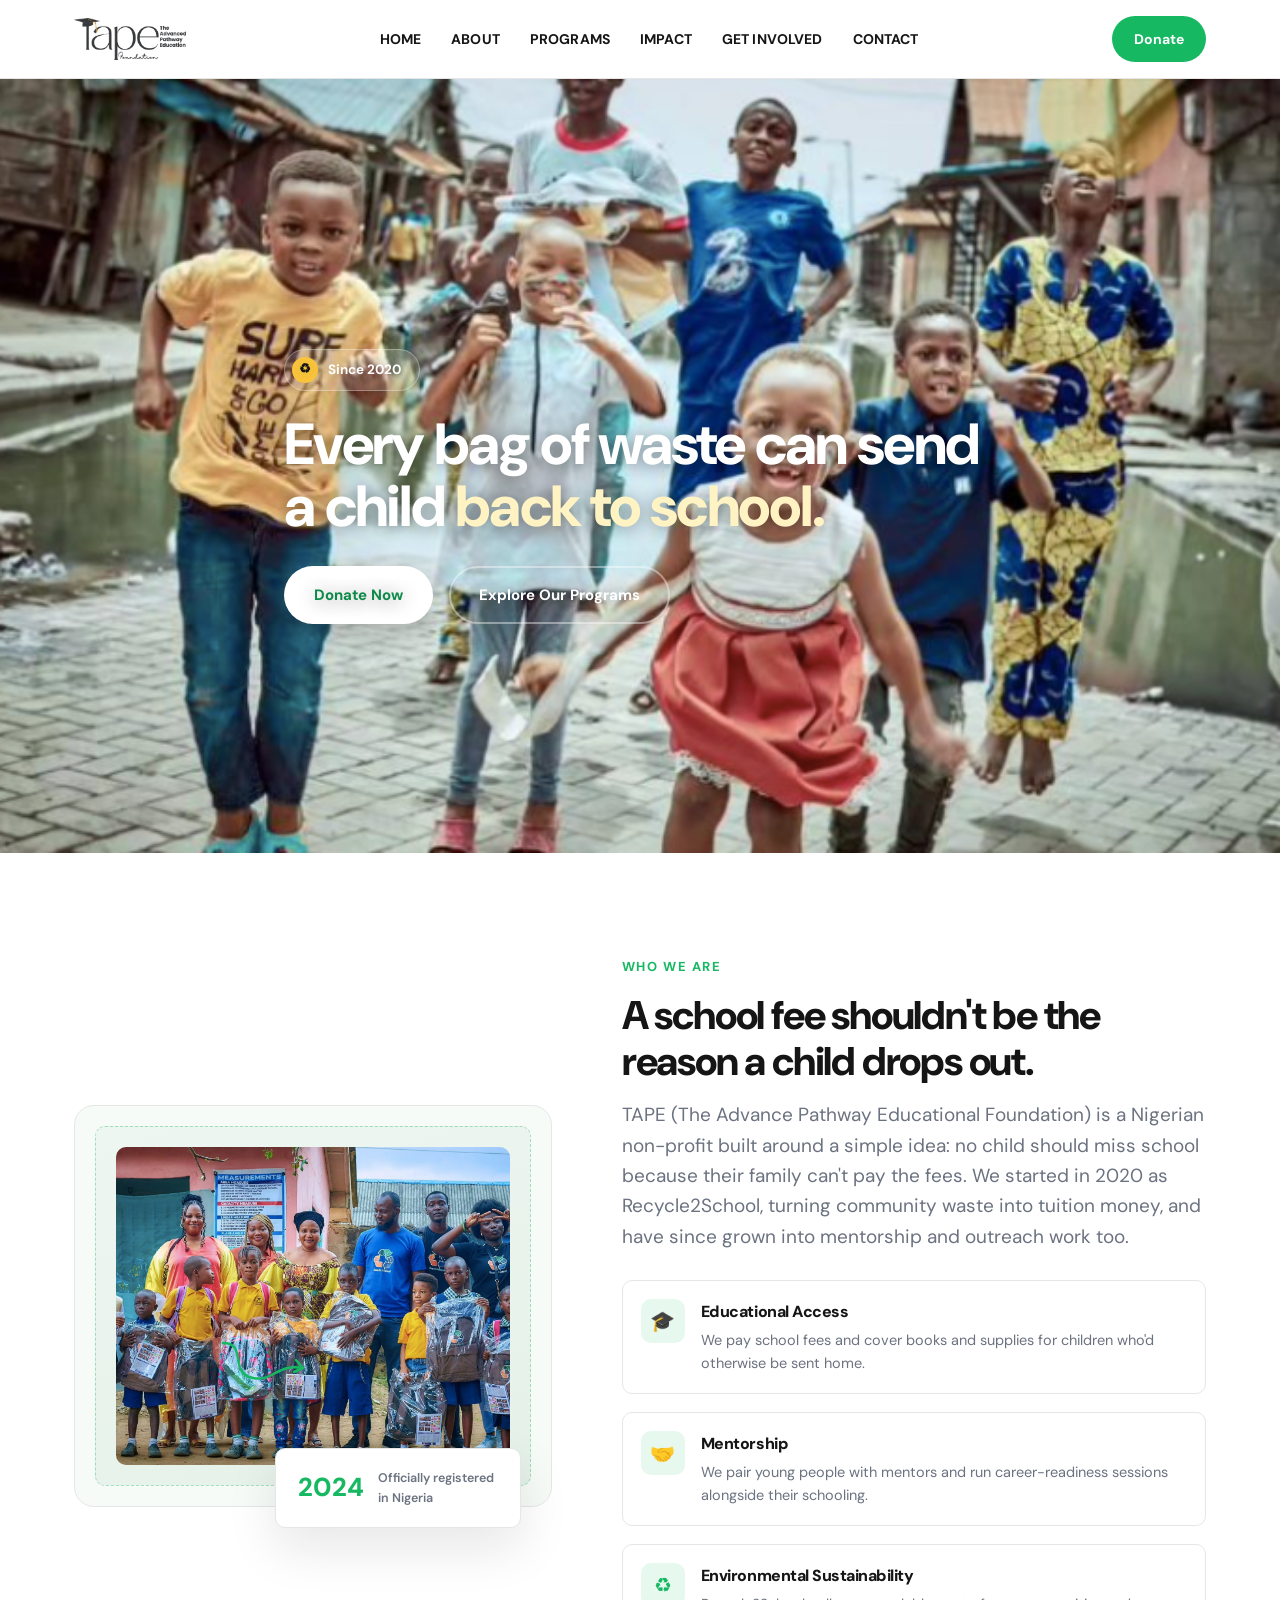
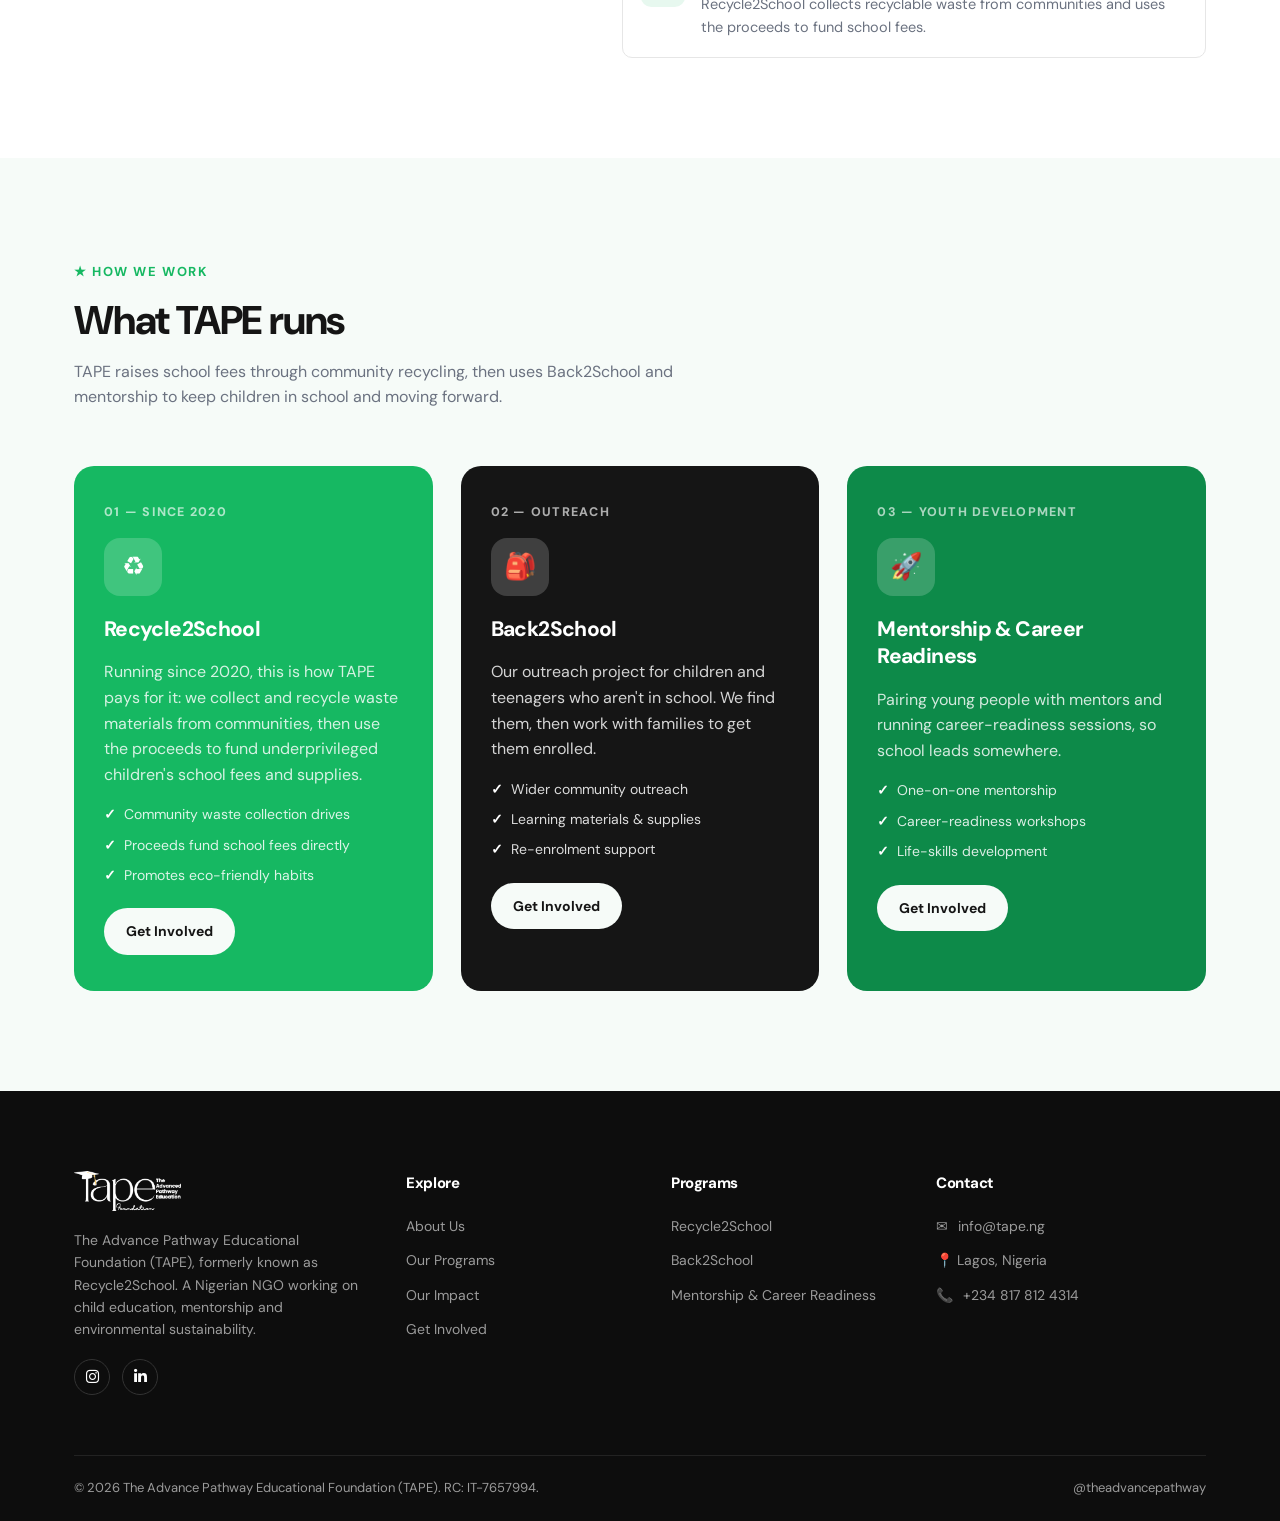
<file: index.html>
<!DOCTYPE html>
<html lang="en">
<head>
<meta charset="UTF-8">
<meta name="viewport" content="width=device-width, initial-scale=1.0">
<meta name="color-scheme" content="light">
<title>TAPE | The Advance Pathway Educational Foundation</title>
<meta name="description" content="TAPE is a Nigerian NGO that funds school fees for children through Recycle2School, a recycling programme, and runs mentorship and outreach through Back2School.">
<link rel="preconnect" href="https://fonts.googleapis.com">
<link rel="preconnect" href="https://fonts.gstatic.com" crossorigin>
<link href="https://fonts.googleapis.com/css2?family=DM+Sans:ital,opsz,wght@0,9..40,400;0,9..40,500;0,9..40,600;0,9..40,700;0,9..40,800;1,9..40,400&display=swap" rel="stylesheet">
<link rel="stylesheet" href="https://cdnjs.cloudflare.com/ajax/libs/font-awesome/6.5.1/css/all.min.css">
<link rel="icon" href="favicon.ico" sizes="any">
<link rel="icon" href="favicon-32.png" type="image/png" sizes="32x32">
<link rel="icon" href="favicon-16.png" type="image/png" sizes="16x16">
<link rel="apple-touch-icon" href="apple-touch-icon.png">
<link rel="stylesheet" href="css/style.css">
</head>
<body>

<!-- Header -->
<header class="site-header">
  <div class="container">
    <a href="#" class="logo">
      <img src="images/logo.png" alt="TAPE — The Advance Pathway Educational Foundation" class="site-logo">
    </a>

    <nav class="main-nav" id="mainNav">
      <ul>
        <li><a href="#home">Home</a></li>
        <li><a href="#about">About</a></li>
        <li><a href="#programs">Programs</a></li>
        <li><a href="impact.html">Impact</a></li>
        <li class="has-dropdown">
          <a href="#">Get Involved</a>
          <ul class="sub-menu">
            <li><a href="donate.html">Donate</a></li>
            <li><a href="volunteer.html">Volunteer</a></li>
            <li><a href="partner.html">Partner With Us</a></li>
          </ul>
        </li>
        <li><a href="contact.html">Contact</a></li>
      </ul>
    </nav>

    <div class="header-cta">
      <a href="donate.html" class="btn btn-primary btn-sm">Donate</a>
      <button class="nav-toggle" id="navToggle" aria-label="Toggle menu">
        <span></span><span></span><span></span>
      </button>
    </div>
  </div>
</header>

<!-- Hero : full-bleed dark photo-style hero, matching the reference site's hero pattern -->
<section class="hero" id="home" style="--hero-photo:url('/images/kids-running.png');">
  <div class="hero-blob b1" aria-hidden="true"></div>
  <div class="hero-blob b2" aria-hidden="true"></div>
  <div class="container hero-inner">
    <div class="hero-stat-pill"><span class="dot">♻</span> Since 2020</div>
    <h1>Every bag of waste can send a child <span>back to school.</span></h1>
    <div class="hero-actions">
      <a href="donate.html" class="btn btn-primary">Donate Now</a>
      <a href="#programs" class="btn btn-outline-light">Explore Our Programs</a>
    </div>
  </div>
</section>

<!-- About : "Sound Solution"-style section, matching the reference site's photo + play-button + squiggle-arrow pattern -->
<section class="about" id="about">
  <div class="container">
    <div class="about-visual" data-reveal>
      <div class="about-visual-inner">
        <img src="images/team-backpacks.png" alt="The TAPE team and children holding backpacks from a Recycle2School distribution day">
      </div>
      <svg class="squiggle" viewBox="0 0 90 60" aria-hidden="true">
        <path d="M5 5 C 30 5, 10 35, 35 40 C 55 44, 60 25, 85 30" fill="none" stroke="currentColor" stroke-width="2.5" stroke-linecap="round"/>
        <path d="M78 22 L85 30 L76 34" fill="none" stroke="currentColor" stroke-width="2.5" stroke-linecap="round" stroke-linejoin="round"/>
      </svg>
      <div class="badge-float">
        <div class="num">2024</div>
        <div class="lbl">Officially registered in Nigeria</div>
      </div>
    </div>

    <div class="about-right" data-reveal>
      <div class="eyebrow">Who We Are</div>
      <h2>A school fee shouldn't be the reason a child drops out.</h2>
      <p class="lead">TAPE (The Advance Pathway Educational Foundation) is a Nigerian non-profit built around a simple idea: no child should miss school because their family can't pay the fees. We started in 2020 as Recycle2School, turning community waste into tuition money, and have since grown into mentorship and outreach work too.</p>

      <div class="pillars" data-reveal-group>
        <div class="pillar-row">
          <div class="ic">🎓</div>
          <div>
            <h4>Educational Access</h4>
            <p>We pay school fees and cover books and supplies for children who'd otherwise be sent home.</p>
          </div>
        </div>
        <div class="pillar-row">
          <div class="ic">🤝</div>
          <div>
            <h4>Mentorship</h4>
            <p>We pair young people with mentors and run career-readiness sessions alongside their schooling.</p>
          </div>
        </div>
        <div class="pillar-row">
          <div class="ic">♻</div>
          <div>
            <h4>Environmental Sustainability</h4>
            <p>Recycle2School collects recyclable waste from communities and uses the proceeds to fund school fees.</p>
          </div>
        </div>
      </div>
    </div>
  </div>
</section>

<!-- Programs : "How We Work"-style section, matching the reference site's star-eyebrow + solid-red illustrated cards pattern -->
<section class="programs" id="programs">
  <div class="container">
    <div class="section-head left" data-reveal>
      <div class="eyebrow">★ How We Work</div>
      <h2>What TAPE runs</h2>
      <p>TAPE raises school fees through community recycling, then uses Back2School and mentorship to keep children in school and moving forward.</p>
    </div>

    <div class="program-grid" data-reveal-group>
      <div class="program-card">
        <div class="num">01 — SINCE 2020</div>
        <div class="program-icon">♻</div>
        <h3>Recycle2School</h3>
        <p>Running since 2020, this is how TAPE pays for it: we collect and recycle waste materials from communities, then use the proceeds to fund underprivileged children's school fees and supplies.</p>
        <ul>
          <li>Community waste collection drives</li>
          <li>Proceeds fund school fees directly</li>
          <li>Promotes eco-friendly habits</li>
        </ul>
        <a href="donate.html" class="btn btn-light btn-sm">Get Involved</a>
      </div>

      <div class="program-card">
        <div class="num">02 — OUTREACH</div>
        <div class="program-icon">🎒</div>
        <h3>Back2School</h3>
        <p>Our outreach project for children and teenagers who aren't in school. We find them, then work with families to get them enrolled.</p>
        <ul>
          <li>Wider community outreach</li>
          <li>Learning materials & supplies</li>
          <li>Re-enrolment support</li>
        </ul>
        <a href="donate.html" class="btn btn-light btn-sm">Get Involved</a>
      </div>

      <div class="program-card">
        <div class="num">03 — YOUTH DEVELOPMENT</div>
        <div class="program-icon">🚀</div>
        <h3>Mentorship &amp; Career Readiness</h3>
        <p>Pairing young people with mentors and running career-readiness sessions, so school leads somewhere.</p>
        <ul>
          <li>One-on-one mentorship</li>
          <li>Career-readiness workshops</li>
          <li>Life-skills development</li>
        </ul>
        <a href="donate.html" class="btn btn-light btn-sm">Get Involved</a>
      </div>
    </div>
  </div>
</section>

<!-- Footer -->
<footer class="site-footer">
  <div class="container">
    <div class="footer-grid">
      <div class="footer-col">
        <div class="footer-logo">
          <img src="images/logo-white.png" alt="TAPE — The Advance Pathway Educational Foundation" class="footer-logo-img">
        </div>
        <p>The Advance Pathway Educational Foundation (TAPE), formerly known as Recycle2School. A Nigerian NGO working on child education, mentorship and environmental sustainability.</p>
        <div class="footer-social">
          <a href="https://www.instagram.com/theadvancepathway/" target="_blank" rel="noopener" aria-label="Instagram"><i class="fab fa-instagram"></i></a>
          <a href="https://www.linkedin.com/company/the-advance-pathway-educational-foundation/" target="_blank" rel="noopener" aria-label="LinkedIn"><i class="fab fa-linkedin-in"></i></a>
        </div>
      </div>

      <div class="footer-col">
        <h4>Explore</h4>
        <ul>
          <li><a href="#about">About Us</a></li>
          <li><a href="#programs">Our Programs</a></li>
          <li><a href="impact.html">Our Impact</a></li>
          <li><a href="donate.html">Get Involved</a></li>
        </ul>
      </div>

      <div class="footer-col">
        <h4>Programs</h4>
        <ul>
          <li><a href="#programs">Recycle2School</a></li>
          <li><a href="#programs">Back2School</a></li>
          <li><a href="#programs">Mentorship &amp; Career Readiness</a></li>
        </ul>
      </div>

      <div class="footer-col">
        <h4>Contact</h4>
        <ul class="footer-contact">
          <li>✉ <a href="mailto:info@tape.ng">info@tape.ng</a></li>
          <li>📍 Lagos, Nigeria</li>
          <li>📞 <a href="tel:+2348178124314">+234 817 812 4314</a></li>
        </ul>
      </div>
    </div>

    <div class="footer-bottom">
      <div>© <span id="year"></span> The Advance Pathway Educational Foundation (TAPE). RC: IT-7657994.</div>
      <div><a href="https://www.instagram.com/theadvancepathway/" target="_blank" rel="noopener">@theadvancepathway</a></div>
    </div>
  </div>
</footer>

<script src="js/main.js?v=8"></script>
</body>
</html>
</file>
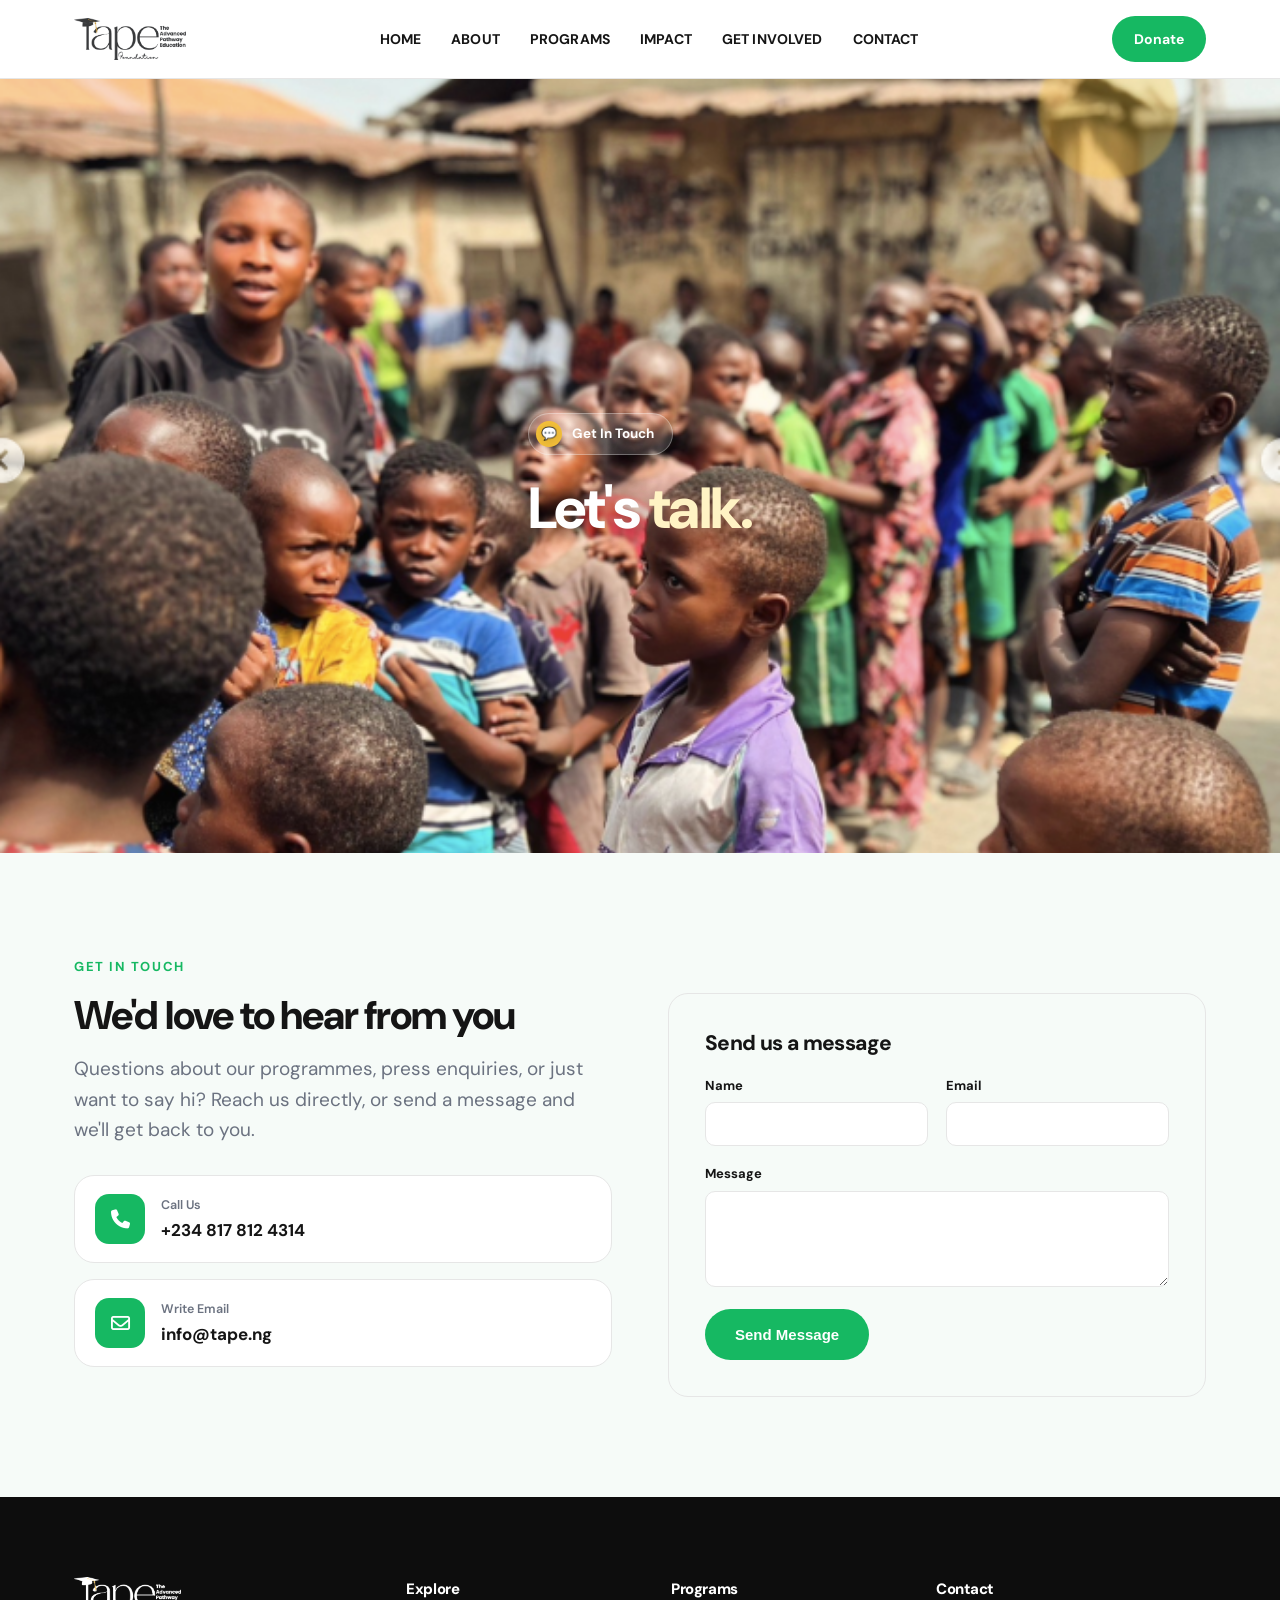
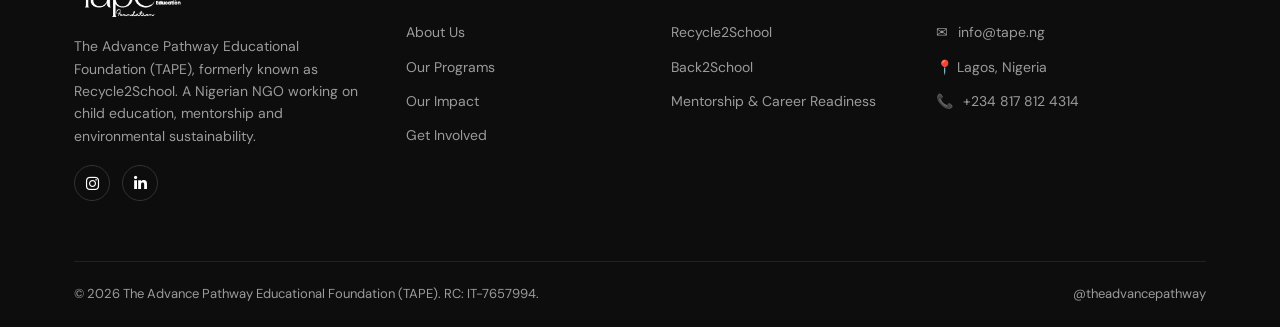
<file: contact.html>
<!DOCTYPE html>
<html lang="en">
<head>
<meta charset="UTF-8">
<meta name="viewport" content="width=device-width, initial-scale=1.0">
<meta name="color-scheme" content="light">
<title>Contact | TAPE</title>
<meta name="description" content="Get in touch with The Advance Pathway Educational Foundation (TAPE). Call, email, or send us a message.">
<link rel="preconnect" href="https://fonts.googleapis.com">
<link rel="preconnect" href="https://fonts.gstatic.com" crossorigin>
<link href="https://fonts.googleapis.com/css2?family=DM+Sans:ital,opsz,wght@0,9..40,400;0,9..40,500;0,9..40,600;0,9..40,700;0,9..40,800;1,9..40,400&display=swap" rel="stylesheet">
<link rel="stylesheet" href="https://cdnjs.cloudflare.com/ajax/libs/font-awesome/6.5.1/css/all.min.css">
<link rel="icon" href="favicon.ico" sizes="any">
<link rel="icon" href="favicon-32.png" type="image/png" sizes="32x32">
<link rel="icon" href="favicon-16.png" type="image/png" sizes="16x16">
<link rel="apple-touch-icon" href="apple-touch-icon.png">
<link rel="stylesheet" href="css/style.css">
</head>
<body>

<!-- Header -->
<header class="site-header">
  <div class="container">
    <a href="index.html" class="logo">
      <img src="images/logo.png" alt="TAPE — The Advance Pathway Educational Foundation" class="site-logo">
    </a>

    <nav class="main-nav" id="mainNav">
      <ul>
        <li><a href="index.html">Home</a></li>
        <li><a href="index.html#about">About</a></li>
        <li><a href="index.html#programs">Programs</a></li>
        <li><a href="impact.html">Impact</a></li>
        <li class="has-dropdown">
          <a href="#">Get Involved</a>
          <ul class="sub-menu">
            <li><a href="donate.html">Donate</a></li>
            <li><a href="volunteer.html">Volunteer</a></li>
            <li><a href="partner.html">Partner With Us</a></li>
          </ul>
        </li>
        <li><a href="contact.html">Contact</a></li>
      </ul>
    </nav>

    <div class="header-cta">
      <a href="donate.html" class="btn btn-primary btn-sm">Donate</a>
      <button class="nav-toggle" id="navToggle" aria-label="Toggle menu">
        <span></span><span></span><span></span>
      </button>
    </div>
  </div>
</header>

<!-- Page hero -->
<section class="hero" style="--hero-photo:url('/images/outreach-queue.png');">
  <div class="hero-blob b1" aria-hidden="true"></div>
  <div class="hero-blob b2" aria-hidden="true"></div>
  <div class="container hero-inner">
    <div class="hero-stat-pill"><span class="dot">💬</span> Get In Touch</div>
    <h1>Let's <span>talk.</span></h1>
  </div>
</section>

<!-- Contact content -->
<section class="contact-section">
  <div class="container">
    <div class="contact-grid">
      <div data-reveal>
        <div class="eyebrow">Get In Touch</div>
        <h2>We'd love to hear from you</h2>
        <p class="lead">Questions about our programmes, press enquiries, or just want to say hi? Reach us directly, or send a message and we'll get back to you.</p>

        <div class="contact-cards" data-reveal-group>
          <a href="tel:+2348178124314" class="contact-card">
            <div class="contact-card-icon"><i class="fa-solid fa-phone"></i></div>
            <div>
              <span class="contact-card-label">Call Us</span>
              <strong class="contact-card-value">+234 817 812 4314</strong>
            </div>
          </a>
          <a href="mailto:info@tape.ng" class="contact-card">
            <div class="contact-card-icon"><i class="fa-regular fa-envelope"></i></div>
            <div>
              <span class="contact-card-label">Write Email</span>
              <strong class="contact-card-value">info@tape.ng</strong>
            </div>
          </a>
        </div>
      </div>

      <div class="form-card form-card-compact" data-reveal>
        <h3>Send us a message</h3>
        <form id="contactForm" action="https://formsubmit.co/info@tape.ng" method="POST">
          <input type="hidden" name="_subject" value="New message from the TAPE website">
          <input type="hidden" name="_captcha" value="false">
          <input type="text" name="_honey" style="display:none" tabindex="-1" autocomplete="off">

          <div class="form-grid">
            <div class="form-field">
              <label for="contactFormName">Name</label>
              <input type="text" id="contactFormName" name="name" required>
            </div>
            <div class="form-field">
              <label for="contactFormEmail">Email</label>
              <input type="email" id="contactFormEmail" name="email" required>
            </div>
            <div class="form-field full">
              <label for="contactFormMessage">Message</label>
              <textarea id="contactFormMessage" name="message" required></textarea>
            </div>
          </div>

          <div class="form-actions">
            <button type="submit" class="btn btn-primary" id="contactFormSubmit">Send Message</button>
            <span class="form-status form-status-error" id="contactFormError" hidden>Something went wrong. Please try again, or email us directly.</span>
          </div>
        </form>

        <div class="form-success" id="contactFormSuccess" hidden>
          <div class="form-success-icon">✓</div>
          <h3>Message sent!</h3>
          <p>Thanks for reaching out. We'll get back to you within 24 hours.</p>
        </div>
      </div>
    </div>
  </div>
</section>

<!-- Footer -->
<footer class="site-footer">
  <div class="container">
    <div class="footer-grid">
      <div class="footer-col">
        <div class="footer-logo">
          <img src="images/logo-white.png" alt="TAPE — The Advance Pathway Educational Foundation" class="footer-logo-img">
        </div>
        <p>The Advance Pathway Educational Foundation (TAPE), formerly known as Recycle2School. A Nigerian NGO working on child education, mentorship and environmental sustainability.</p>
        <div class="footer-social">
          <a href="https://www.instagram.com/theadvancepathway/" target="_blank" rel="noopener" aria-label="Instagram"><i class="fab fa-instagram"></i></a>
          <a href="https://www.linkedin.com/company/the-advance-pathway-educational-foundation/" target="_blank" rel="noopener" aria-label="LinkedIn"><i class="fab fa-linkedin-in"></i></a>
        </div>
      </div>

      <div class="footer-col">
        <h4>Explore</h4>
        <ul>
          <li><a href="index.html#about">About Us</a></li>
          <li><a href="index.html#programs">Our Programs</a></li>
          <li><a href="impact.html">Our Impact</a></li>
          <li><a href="donate.html">Get Involved</a></li>
        </ul>
      </div>

      <div class="footer-col">
        <h4>Programs</h4>
        <ul>
          <li><a href="index.html#programs">Recycle2School</a></li>
          <li><a href="index.html#programs">Back2School</a></li>
          <li><a href="index.html#programs">Mentorship &amp; Career Readiness</a></li>
        </ul>
      </div>

      <div class="footer-col">
        <h4>Contact</h4>
        <ul class="footer-contact">
          <li>✉ <a href="mailto:info@tape.ng">info@tape.ng</a></li>
          <li>📍 Lagos, Nigeria</li>
          <li>📞 <a href="tel:+2348178124314">+234 817 812 4314</a></li>
        </ul>
      </div>
    </div>

    <div class="footer-bottom">
      <div>© <span id="year"></span> The Advance Pathway Educational Foundation (TAPE). RC: IT-7657994.</div>
      <div><a href="https://www.instagram.com/theadvancepathway/" target="_blank" rel="noopener">@theadvancepathway</a></div>
    </div>
  </div>
</footer>

<script src="js/main.js?v=8"></script>
</body>
</html>
</file>
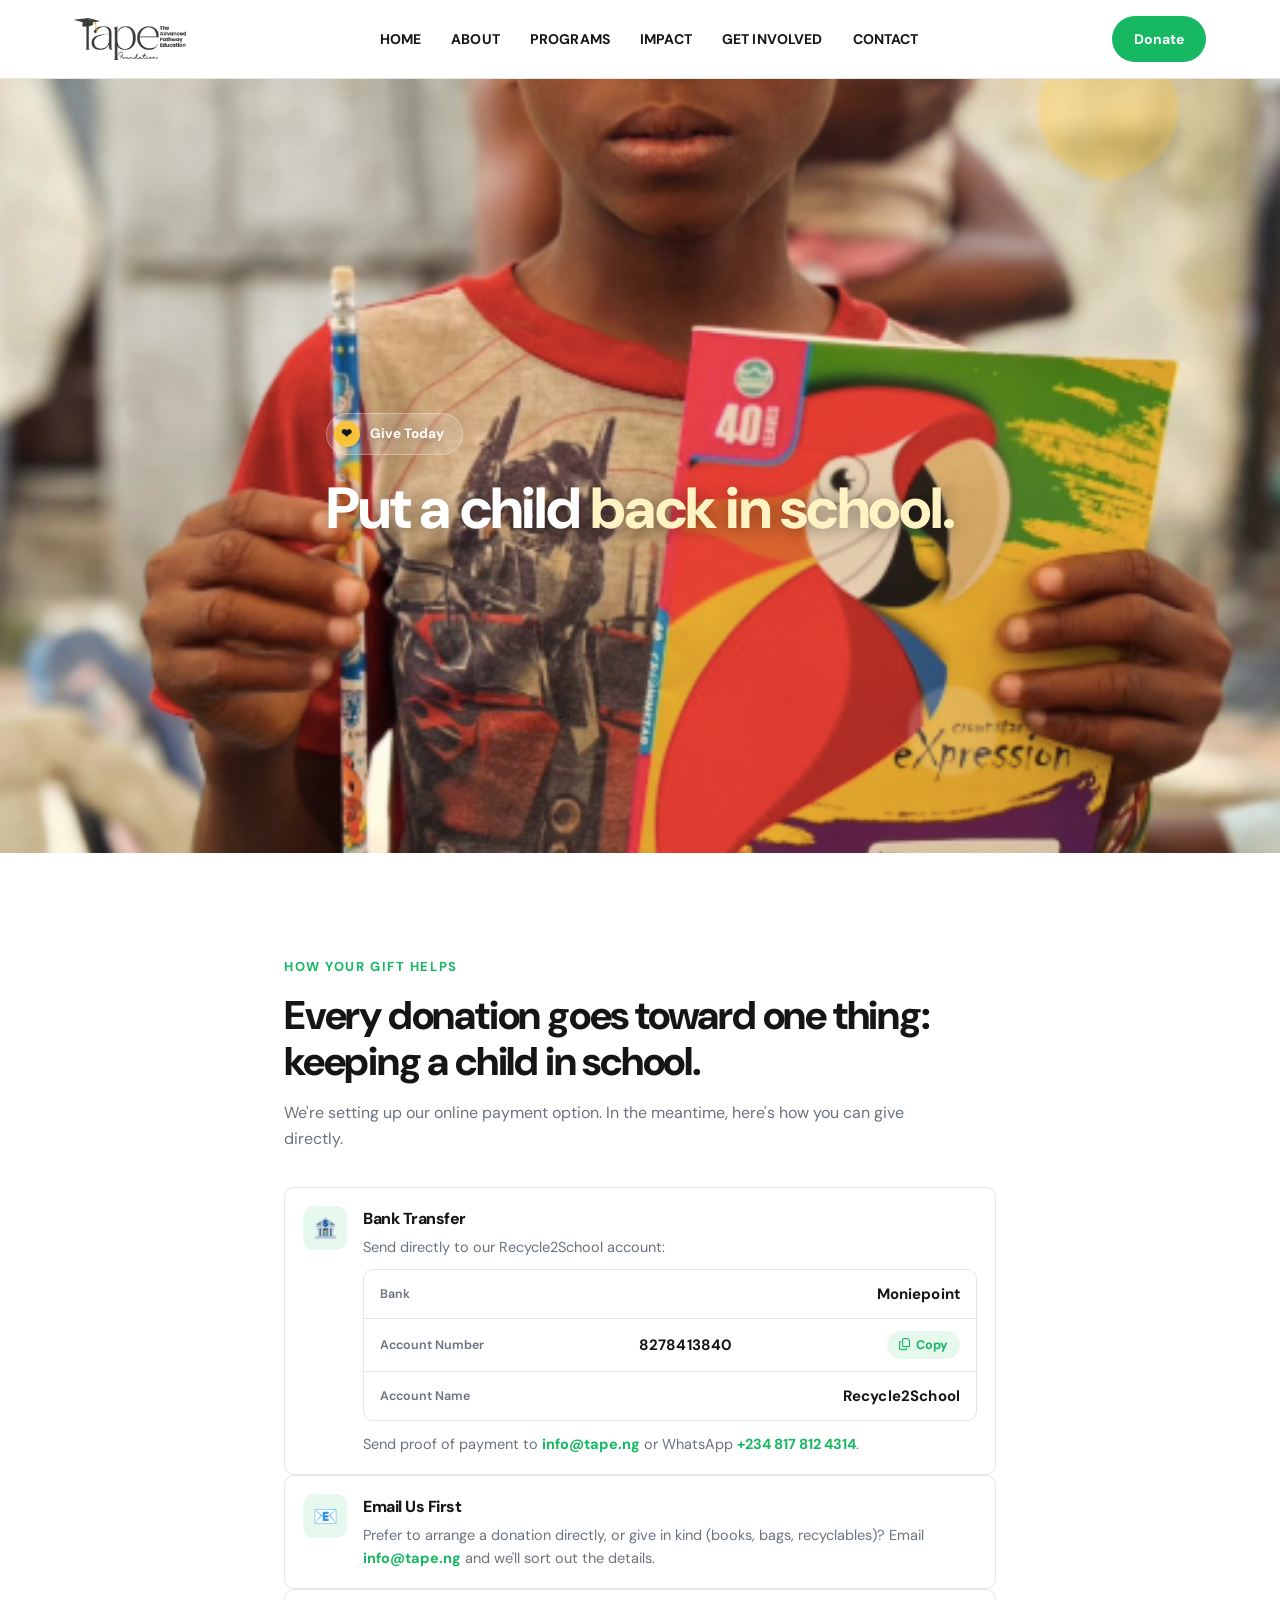
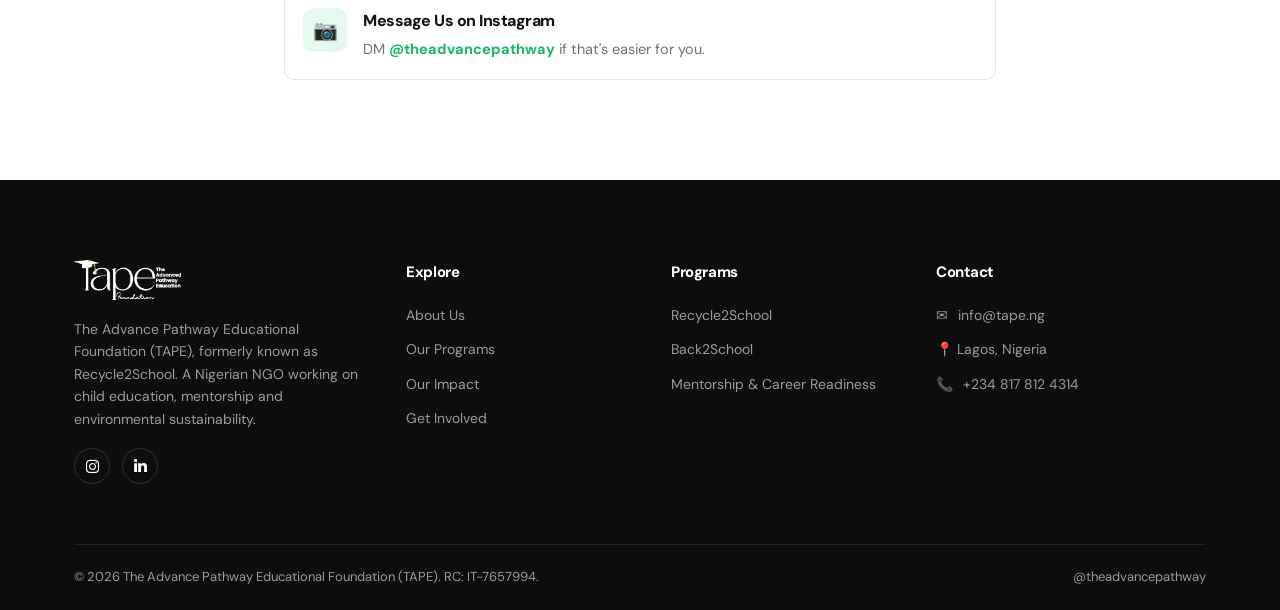
<file: donate.html>
<!DOCTYPE html>
<html lang="en">
<head>
<meta charset="UTF-8">
<meta name="viewport" content="width=device-width, initial-scale=1.0">
<meta name="color-scheme" content="light">
<title>Donate | TAPE</title>
<meta name="description" content="Donate to The Advance Pathway Educational Foundation (TAPE). Your gift pays school fees for a Nigerian child.">
<link rel="preconnect" href="https://fonts.googleapis.com">
<link rel="preconnect" href="https://fonts.gstatic.com" crossorigin>
<link href="https://fonts.googleapis.com/css2?family=DM+Sans:ital,opsz,wght@0,9..40,400;0,9..40,500;0,9..40,600;0,9..40,700;0,9..40,800;1,9..40,400&display=swap" rel="stylesheet">
<link rel="stylesheet" href="https://cdnjs.cloudflare.com/ajax/libs/font-awesome/6.5.1/css/all.min.css">
<link rel="icon" href="favicon.ico" sizes="any">
<link rel="icon" href="favicon-32.png" type="image/png" sizes="32x32">
<link rel="icon" href="favicon-16.png" type="image/png" sizes="16x16">
<link rel="apple-touch-icon" href="apple-touch-icon.png">
<link rel="stylesheet" href="css/style.css">
</head>
<body>

<!-- Header -->
<header class="site-header">
  <div class="container">
    <a href="index.html" class="logo">
      <img src="images/logo.png" alt="TAPE — The Advance Pathway Educational Foundation" class="site-logo">
    </a>

    <nav class="main-nav" id="mainNav">
      <ul>
        <li><a href="index.html">Home</a></li>
        <li><a href="index.html#about">About</a></li>
        <li><a href="index.html#programs">Programs</a></li>
        <li><a href="impact.html">Impact</a></li>
        <li class="has-dropdown">
          <a href="#">Get Involved</a>
          <ul class="sub-menu">
            <li><a href="donate.html">Donate</a></li>
            <li><a href="volunteer.html">Volunteer</a></li>
            <li><a href="partner.html">Partner With Us</a></li>
          </ul>
        </li>
        <li><a href="contact.html">Contact</a></li>
      </ul>
    </nav>

    <div class="header-cta">
      <a href="donate.html" class="btn btn-primary btn-sm">Donate</a>
      <button class="nav-toggle" id="navToggle" aria-label="Toggle menu">
        <span></span><span></span><span></span>
      </button>
    </div>
  </div>
</header>

<!-- Page hero -->
<section class="hero" style="--hero-photo:url('/images/boy-notebook.png');">
  <div class="hero-blob b1" aria-hidden="true"></div>
  <div class="hero-blob b2" aria-hidden="true"></div>
  <div class="container hero-inner">
    <div class="hero-stat-pill"><span class="dot">❤</span> Give Today</div>
    <h1>Put a child <span>back in school.</span></h1>
  </div>
</section>

<!-- Donate content -->
<section class="about">
  <div class="container" style="display:block; max-width:760px;">
    <div class="section-head left" data-reveal style="margin-bottom:36px;">
      <div class="eyebrow">How Your Gift Helps</div>
      <h2>Every donation goes toward one thing: keeping a child in school.</h2>
      <p>We're setting up our online payment option. In the meantime, here's how you can give directly.</p>
    </div>

    <div class="pillars" data-reveal-group>
      <div class="pillar-row">
        <div class="ic">🏦</div>
        <div style="flex:1;">
          <h4>Bank Transfer</h4>
          <p>Send directly to our Recycle2School account:</p>
          <div class="bank-details">
            <div class="bank-row">
              <span class="bank-label">Bank</span>
              <span class="bank-value">Moniepoint</span>
            </div>
            <div class="bank-row">
              <span class="bank-label">Account Number</span>
              <span class="bank-value" id="bankAcctNum">8278413840</span>
              <button type="button" class="bank-copy-btn" data-copy="8278413840" id="bankCopyBtn">
                <i class="fa-regular fa-copy"></i> Copy
              </button>
            </div>
            <div class="bank-row">
              <span class="bank-label">Account Name</span>
              <span class="bank-value">Recycle2School</span>
            </div>
          </div>
          <p style="margin-top:12px;">Send proof of payment to <a href="mailto:info@tape.ng" style="color:var(--brand); font-weight:700;">info@tape.ng</a> or WhatsApp <a href="https://wa.me/2348178124314" target="_blank" rel="noopener" style="color:var(--brand); font-weight:700;">+234 817 812 4314</a>.</p>
        </div>
      </div>
      <div class="pillar-row">
        <div class="ic">📧</div>
        <div>
          <h4>Email Us First</h4>
          <p>Prefer to arrange a donation directly, or give in kind (books, bags, recyclables)? Email <a href="mailto:info@tape.ng" style="color:var(--brand); font-weight:700;">info@tape.ng</a> and we'll sort out the details.</p>
        </div>
      </div>
      <div class="pillar-row">
        <div class="ic">📷</div>
        <div>
          <h4>Message Us on Instagram</h4>
          <p>DM <a href="https://www.instagram.com/theadvancepathway/" target="_blank" rel="noopener" style="color:var(--brand); font-weight:700;">@theadvancepathway</a> if that's easier for you.</p>
        </div>
      </div>
    </div>

  </div>
</section>

<!-- Footer -->
<footer class="site-footer">
  <div class="container">
    <div class="footer-grid">
      <div class="footer-col">
        <div class="footer-logo">
          <img src="images/logo-white.png" alt="TAPE — The Advance Pathway Educational Foundation" class="footer-logo-img">
        </div>
        <p>The Advance Pathway Educational Foundation (TAPE), formerly known as Recycle2School. A Nigerian NGO working on child education, mentorship and environmental sustainability.</p>
        <div class="footer-social">
          <a href="https://www.instagram.com/theadvancepathway/" target="_blank" rel="noopener" aria-label="Instagram"><i class="fab fa-instagram"></i></a>
          <a href="https://www.linkedin.com/company/the-advance-pathway-educational-foundation/" target="_blank" rel="noopener" aria-label="LinkedIn"><i class="fab fa-linkedin-in"></i></a>
        </div>
      </div>

      <div class="footer-col">
        <h4>Explore</h4>
        <ul>
          <li><a href="index.html#about">About Us</a></li>
          <li><a href="index.html#programs">Our Programs</a></li>
          <li><a href="impact.html">Our Impact</a></li>
          <li><a href="donate.html">Get Involved</a></li>
        </ul>
      </div>

      <div class="footer-col">
        <h4>Programs</h4>
        <ul>
          <li><a href="index.html#programs">Recycle2School</a></li>
          <li><a href="index.html#programs">Back2School</a></li>
          <li><a href="index.html#programs">Mentorship &amp; Career Readiness</a></li>
        </ul>
      </div>

      <div class="footer-col">
        <h4>Contact</h4>
        <ul class="footer-contact">
          <li>✉ <a href="mailto:info@tape.ng">info@tape.ng</a></li>
          <li>📍 Lagos, Nigeria</li>
          <li>📞 <a href="tel:+2348178124314">+234 817 812 4314</a></li>
        </ul>
      </div>
    </div>

    <div class="footer-bottom">
      <div>© <span id="year"></span> The Advance Pathway Educational Foundation (TAPE). RC: IT-7657994.</div>
      <div><a href="https://www.instagram.com/theadvancepathway/" target="_blank" rel="noopener">@theadvancepathway</a></div>
    </div>
  </div>
</footer>

<script src="js/main.js?v=8"></script>
</body>
</html>
</file>
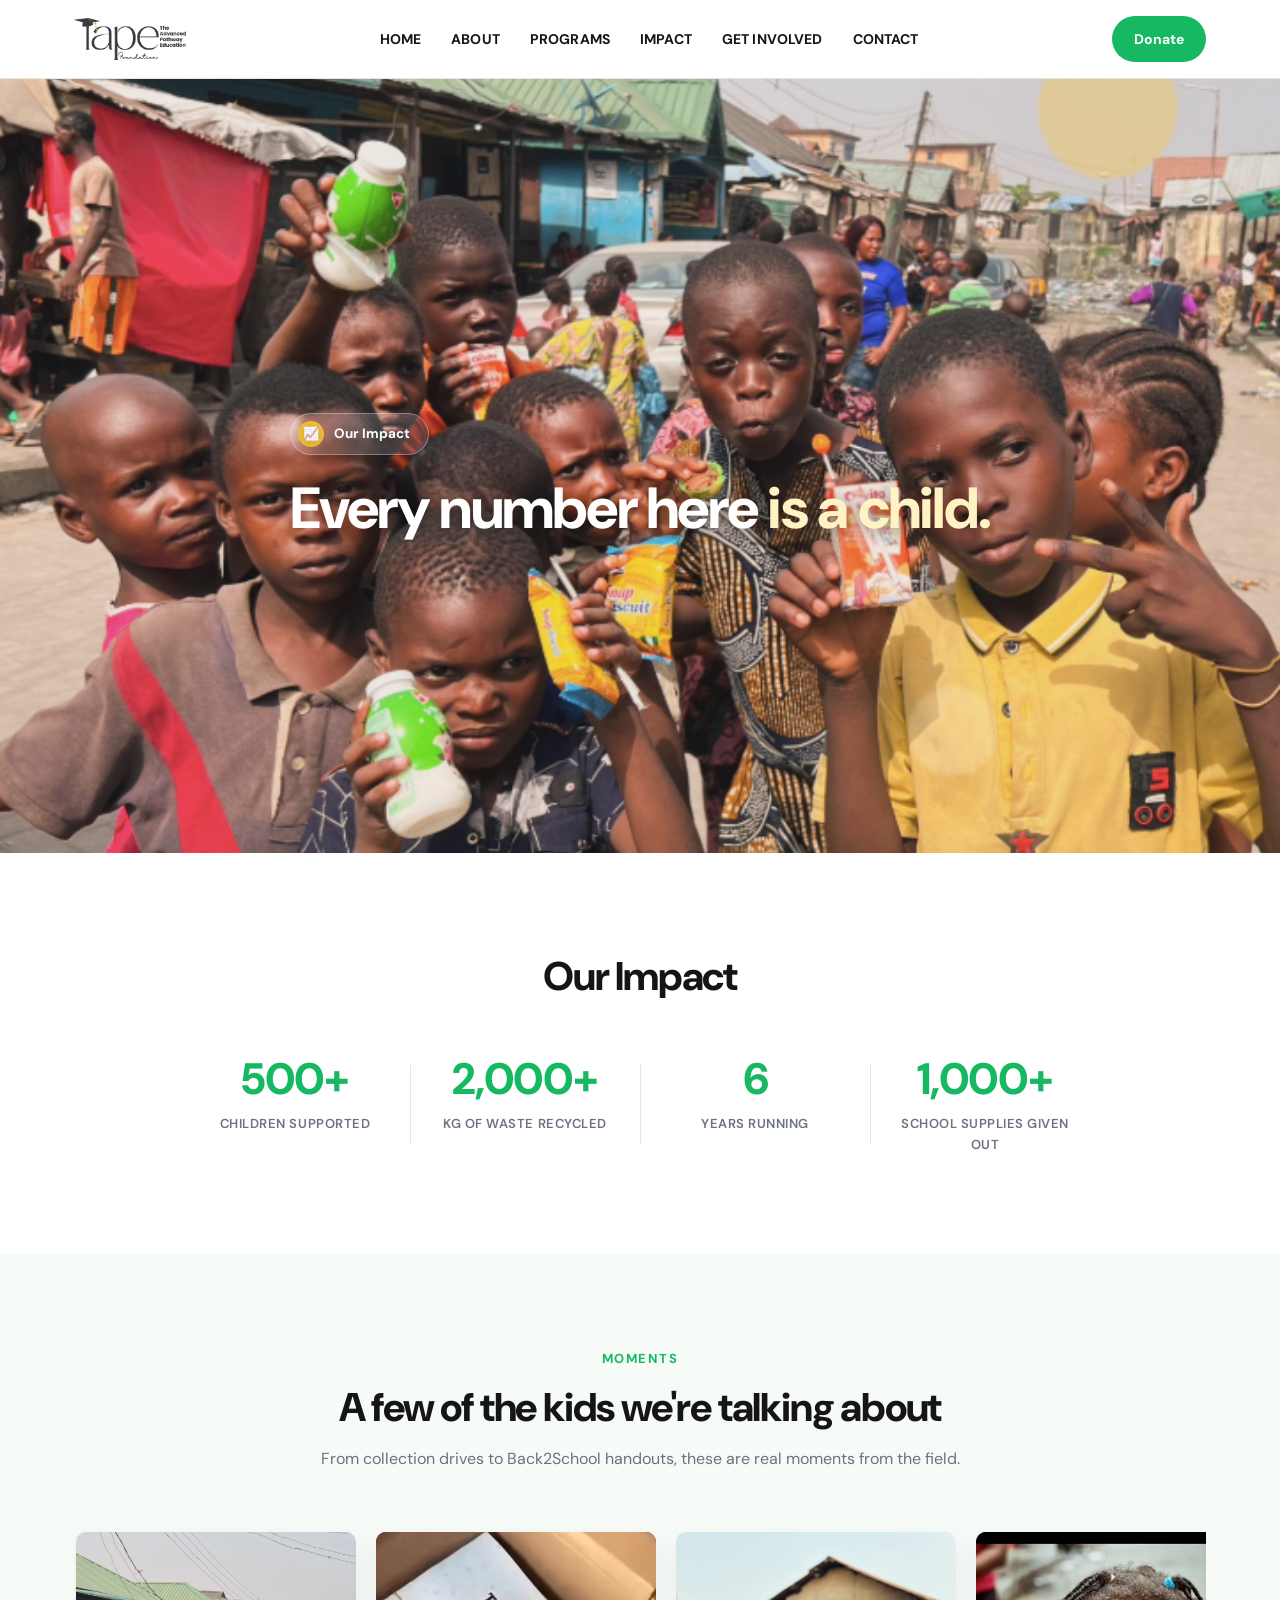
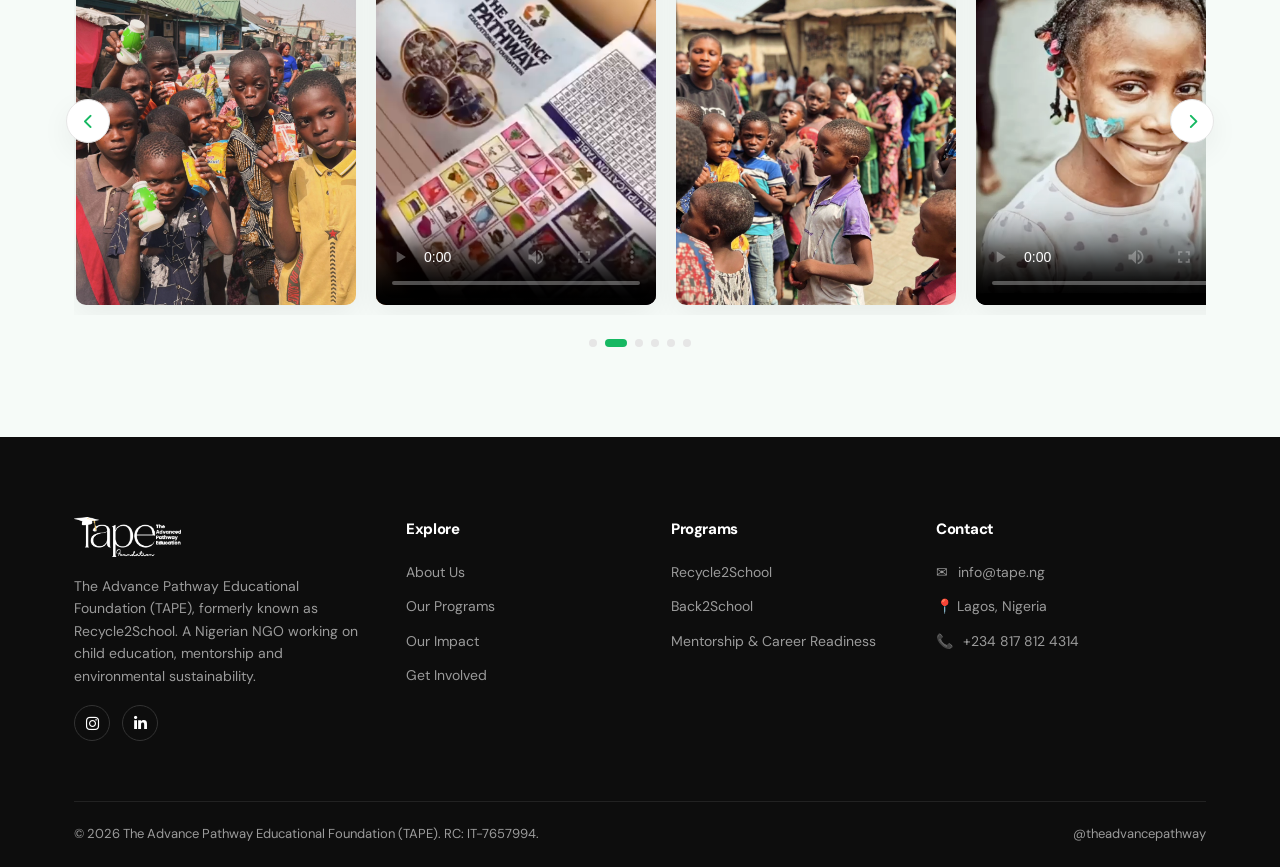
<file: impact.html>
<!DOCTYPE html>
<html lang="en">
<head>
<meta charset="UTF-8">
<meta name="viewport" content="width=device-width, initial-scale=1.0">
<meta name="color-scheme" content="light">
<title>Impact | TAPE</title>
<meta name="description" content="See the impact of The Advance Pathway Educational Foundation (TAPE): our numbers, our work in action, and moments from the field.">
<link rel="preconnect" href="https://fonts.googleapis.com">
<link rel="preconnect" href="https://fonts.gstatic.com" crossorigin>
<link href="https://fonts.googleapis.com/css2?family=DM+Sans:ital,opsz,wght@0,9..40,400;0,9..40,500;0,9..40,600;0,9..40,700;0,9..40,800;1,9..40,400&display=swap" rel="stylesheet">
<link rel="stylesheet" href="https://cdnjs.cloudflare.com/ajax/libs/font-awesome/6.5.1/css/all.min.css">
<link rel="icon" href="favicon.ico" sizes="any">
<link rel="icon" href="favicon-32.png" type="image/png" sizes="32x32">
<link rel="icon" href="favicon-16.png" type="image/png" sizes="16x16">
<link rel="apple-touch-icon" href="apple-touch-icon.png">
<link rel="stylesheet" href="css/style.css">
</head>
<body>

<!-- Header -->
<header class="site-header">
  <div class="container">
    <a href="index.html" class="logo">
      <img src="images/logo.png" alt="TAPE — The Advance Pathway Educational Foundation" class="site-logo">
    </a>

    <nav class="main-nav" id="mainNav">
      <ul>
        <li><a href="index.html">Home</a></li>
        <li><a href="index.html#about">About</a></li>
        <li><a href="index.html#programs">Programs</a></li>
        <li><a href="impact.html">Impact</a></li>
        <li class="has-dropdown">
          <a href="#">Get Involved</a>
          <ul class="sub-menu">
            <li><a href="donate.html">Donate</a></li>
            <li><a href="volunteer.html">Volunteer</a></li>
            <li><a href="partner.html">Partner With Us</a></li>
          </ul>
        </li>
        <li><a href="contact.html">Contact</a></li>
      </ul>
    </nav>

    <div class="header-cta">
      <a href="donate.html" class="btn btn-primary btn-sm">Donate</a>
      <button class="nav-toggle" id="navToggle" aria-label="Toggle menu">
        <span></span><span></span><span></span>
      </button>
    </div>
  </div>
</header>

<!-- Page hero -->
<section class="hero" style="--hero-photo:url('/images/hero-kids-snacks.png');">
  <div class="hero-blob b1" aria-hidden="true"></div>
  <div class="hero-blob b2" aria-hidden="true"></div>
  <div class="container hero-inner">
    <div class="hero-stat-pill"><span class="dot">📈</span> Our Impact</div>
    <h1>Every number here <span>is a child.</span></h1>
  </div>
</section>

<!-- Impact stats -->
<section class="impact">
  <div class="container">
    <div class="section-head" data-reveal>
      <h2>Our Impact</h2>
    </div>

    <div class="impact-grid" data-reveal-group>
      <div class="impact-card">
        <div class="num">500+</div>
        <div class="lbl">Children supported</div>
      </div>
      <div class="impact-card">
        <div class="num">2,000+</div>
        <div class="lbl">KG of waste recycled</div>
      </div>
      <div class="impact-card">
        <div class="num">6</div>
        <div class="lbl">Years running</div>
      </div>
      <div class="impact-card">
        <div class="num">1,000+</div>
        <div class="lbl">School supplies given out</div>
      </div>
    </div>
  </div>
</section>

<!-- Gallery -->
<section class="gallery">
  <div class="container">
    <div class="section-head" data-reveal>
      <div class="eyebrow" style="justify-content:center">Moments</div>
      <h2>A few of the kids we're talking about</h2>
      <p>From collection drives to Back2School handouts, these are real moments from the field.</p>
    </div>
    <div class="gallery-carousel" data-reveal>
      <button type="button" class="carousel-btn prev" id="galleryPrev" aria-label="Previous"><i class="fa-solid fa-chevron-left"></i></button>
      <div class="gallery-track" id="galleryTrack">
        <figure><img src="images/hero-kids-snacks.png" alt="Children in the community holding snacks given out during a TAPE outreach"></figure>
        <figure class="gallery-video">
          <video controls playsinline preload="metadata" poster="images/video-supplies-poster.png">
            <source src="videos/supplies-packing.mp4" type="video/mp4">
          </video>
        </figure>
        <figure><img src="images/outreach-queue.png" alt="A TAPE volunteer speaking to a line of children during an outreach visit"></figure>
        <figure class="gallery-video">
          <video controls playsinline preload="metadata" poster="images/video-community-poster.png">
            <source src="videos/community-day.mp4" type="video/mp4">
          </video>
        </figure>
        <figure><img src="images/collection-talk.png" alt="A TAPE team member speaking to a community member holding a bag of collected recyclables"></figure>
        <figure><img src="images/boy-notebook.png" alt="A boy holding a new notebook and pencil from a Back2School handout"></figure>
      </div>
      <button type="button" class="carousel-btn next" id="galleryNext" aria-label="Next"><i class="fa-solid fa-chevron-right"></i></button>
    </div>
    <div class="carousel-dots" id="galleryDots"></div>
  </div>
</section>

<!-- Footer -->
<footer class="site-footer">
  <div class="container">
    <div class="footer-grid">
      <div class="footer-col">
        <div class="footer-logo">
          <img src="images/logo-white.png" alt="TAPE — The Advance Pathway Educational Foundation" class="footer-logo-img">
        </div>
        <p>The Advance Pathway Educational Foundation (TAPE), formerly known as Recycle2School. A Nigerian NGO working on child education, mentorship and environmental sustainability.</p>
        <div class="footer-social">
          <a href="https://www.instagram.com/theadvancepathway/" target="_blank" rel="noopener" aria-label="Instagram"><i class="fab fa-instagram"></i></a>
          <a href="https://www.linkedin.com/company/the-advance-pathway-educational-foundation/" target="_blank" rel="noopener" aria-label="LinkedIn"><i class="fab fa-linkedin-in"></i></a>
        </div>
      </div>

      <div class="footer-col">
        <h4>Explore</h4>
        <ul>
          <li><a href="index.html#about">About Us</a></li>
          <li><a href="index.html#programs">Our Programs</a></li>
          <li><a href="impact.html">Our Impact</a></li>
          <li><a href="donate.html">Get Involved</a></li>
        </ul>
      </div>

      <div class="footer-col">
        <h4>Programs</h4>
        <ul>
          <li><a href="index.html#programs">Recycle2School</a></li>
          <li><a href="index.html#programs">Back2School</a></li>
          <li><a href="index.html#programs">Mentorship &amp; Career Readiness</a></li>
        </ul>
      </div>

      <div class="footer-col">
        <h4>Contact</h4>
        <ul class="footer-contact">
          <li>✉ <a href="mailto:info@tape.ng">info@tape.ng</a></li>
          <li>📍 Lagos, Nigeria</li>
          <li>📞 <a href="tel:+2348178124314">+234 817 812 4314</a></li>
        </ul>
      </div>
    </div>

    <div class="footer-bottom">
      <div>© <span id="year"></span> The Advance Pathway Educational Foundation (TAPE). RC: IT-7657994.</div>
      <div><a href="https://www.instagram.com/theadvancepathway/" target="_blank" rel="noopener">@theadvancepathway</a></div>
    </div>
  </div>
</footer>

<script src="js/main.js?v=8"></script>
</body>
</html>
</file>
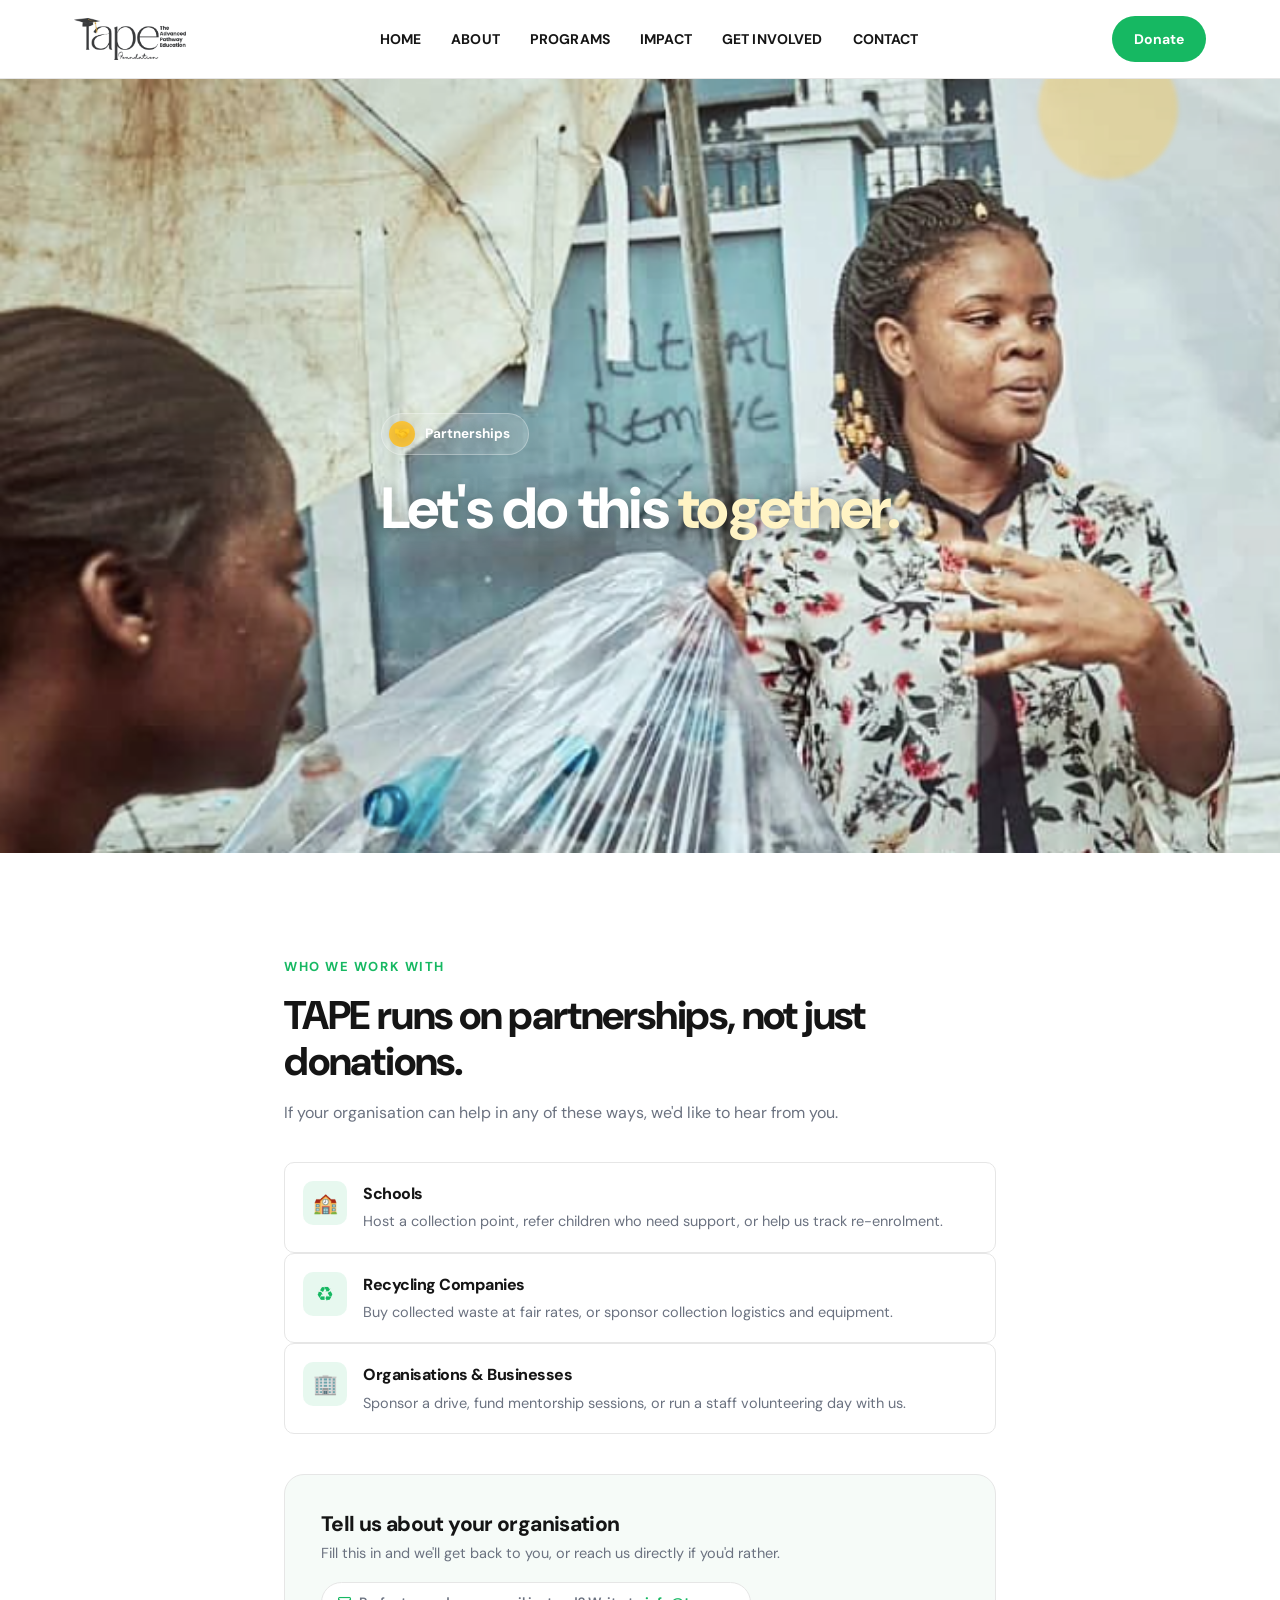
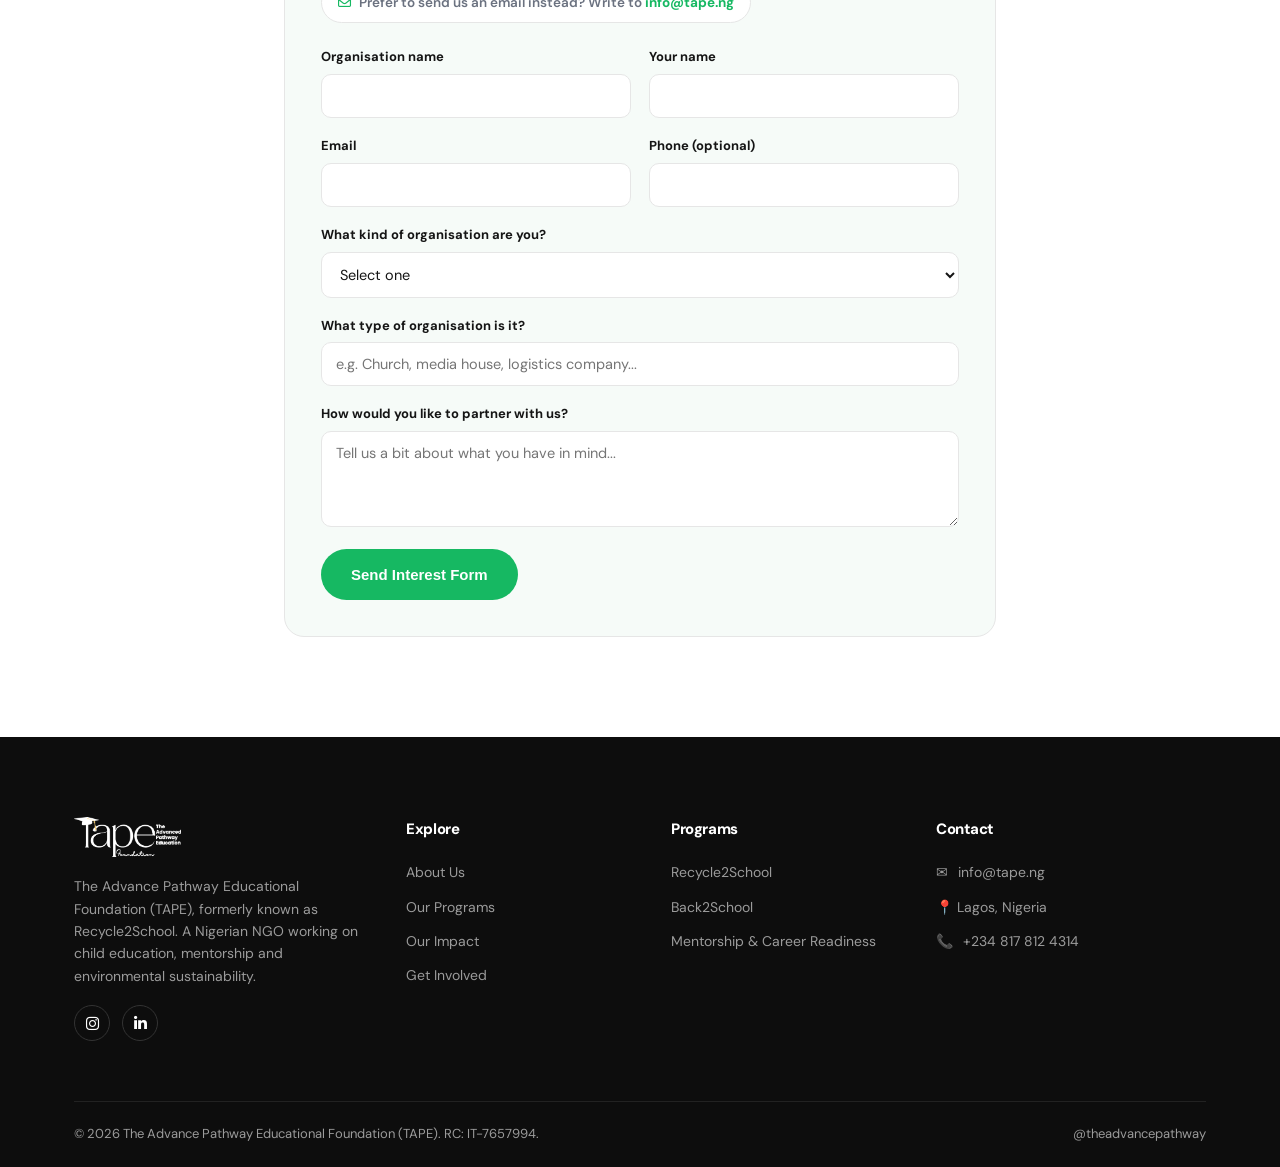
<file: partner.html>
<!DOCTYPE html>
<html lang="en">
<head>
<meta charset="UTF-8">
<meta name="viewport" content="width=device-width, initial-scale=1.0">
<meta name="color-scheme" content="light">
<title>Partner With Us | TAPE</title>
<meta name="description" content="Partner with The Advance Pathway Educational Foundation (TAPE). For schools, recycling companies and organisations.">
<link rel="preconnect" href="https://fonts.googleapis.com">
<link rel="preconnect" href="https://fonts.gstatic.com" crossorigin>
<link href="https://fonts.googleapis.com/css2?family=DM+Sans:ital,opsz,wght@0,9..40,400;0,9..40,500;0,9..40,600;0,9..40,700;0,9..40,800;1,9..40,400&display=swap" rel="stylesheet">
<link rel="stylesheet" href="https://cdnjs.cloudflare.com/ajax/libs/font-awesome/6.5.1/css/all.min.css">
<link rel="icon" href="favicon.ico" sizes="any">
<link rel="icon" href="favicon-32.png" type="image/png" sizes="32x32">
<link rel="icon" href="favicon-16.png" type="image/png" sizes="16x16">
<link rel="apple-touch-icon" href="apple-touch-icon.png">
<link rel="stylesheet" href="css/style.css">
</head>
<body>

<!-- Header -->
<header class="site-header">
  <div class="container">
    <a href="index.html" class="logo">
      <img src="images/logo.png" alt="TAPE — The Advance Pathway Educational Foundation" class="site-logo">
    </a>

    <nav class="main-nav" id="mainNav">
      <ul>
        <li><a href="index.html">Home</a></li>
        <li><a href="index.html#about">About</a></li>
        <li><a href="index.html#programs">Programs</a></li>
        <li><a href="impact.html">Impact</a></li>
        <li class="has-dropdown">
          <a href="#">Get Involved</a>
          <ul class="sub-menu">
            <li><a href="donate.html">Donate</a></li>
            <li><a href="volunteer.html">Volunteer</a></li>
            <li><a href="partner.html">Partner With Us</a></li>
          </ul>
        </li>
        <li><a href="contact.html">Contact</a></li>
      </ul>
    </nav>

    <div class="header-cta">
      <a href="donate.html" class="btn btn-primary btn-sm">Donate</a>
      <button class="nav-toggle" id="navToggle" aria-label="Toggle menu">
        <span></span><span></span><span></span>
      </button>
    </div>
  </div>
</header>

<!-- Page hero -->
<section class="hero" style="--hero-photo:url('/images/collection-talk.png');">
  <div class="hero-blob b1" aria-hidden="true"></div>
  <div class="hero-blob b2" aria-hidden="true"></div>
  <div class="container hero-inner">
    <div class="hero-stat-pill"><span class="dot">🤝</span> Partnerships</div>
    <h1>Let's do this <span>together.</span></h1>
  </div>
</section>

<!-- Partner content -->
<section class="about">
  <div class="container" style="display:block; max-width:760px;">
    <div class="section-head left" data-reveal style="margin-bottom:36px;">
      <div class="eyebrow">Who We Work With</div>
      <h2>TAPE runs on partnerships, not just donations.</h2>
      <p>If your organisation can help in any of these ways, we'd like to hear from you.</p>
    </div>

    <div class="pillars" data-reveal-group>
      <div class="pillar-row">
        <div class="ic">🏫</div>
        <div>
          <h4>Schools</h4>
          <p>Host a collection point, refer children who need support, or help us track re-enrolment.</p>
        </div>
      </div>
      <div class="pillar-row">
        <div class="ic">♻</div>
        <div>
          <h4>Recycling Companies</h4>
          <p>Buy collected waste at fair rates, or sponsor collection logistics and equipment.</p>
        </div>
      </div>
      <div class="pillar-row">
        <div class="ic">🏢</div>
        <div>
          <h4>Organisations &amp; Businesses</h4>
          <p>Sponsor a drive, fund mentorship sessions, or run a staff volunteering day with us.</p>
        </div>
      </div>
    </div>

    <div class="form-card" data-reveal>
      <div class="form-card-head">
        <div>
          <h3>Tell us about your organisation</h3>
          <p>Fill this in and we'll get back to you, or reach us directly if you'd rather.</p>
        </div>
        <div class="form-email-note"><i class="fa-regular fa-envelope"></i><span>Prefer to send us an email instead? Write to <a href="mailto:info@tape.ng">info@tape.ng</a></span></div>
      </div>

      <form id="partnerForm" action="https://formsubmit.co/info@tape.ng" method="POST">
        <input type="hidden" name="_subject" value="New partnership interest from the TAPE website">
        <input type="hidden" name="_template" value="table">
        <input type="hidden" name="_captcha" value="false">
        <input type="text" name="_honey" style="display:none" tabindex="-1" autocomplete="off">

        <div class="form-grid">
          <div class="form-field">
            <label for="orgName">Organisation name</label>
            <input type="text" id="orgName" name="orgName" required>
          </div>
          <div class="form-field">
            <label for="contactName">Your name</label>
            <input type="text" id="contactName" name="contactName" required>
          </div>
          <div class="form-field">
            <label for="orgEmail">Email</label>
            <input type="email" id="orgEmail" name="orgEmail" required>
          </div>
          <div class="form-field">
            <label for="orgPhone">Phone (optional)</label>
            <input type="tel" id="orgPhone" name="orgPhone">
          </div>
          <div class="form-field full">
            <label for="partnerType">What kind of organisation are you?</label>
            <select id="partnerType" name="partnerType" required>
              <option value="" disabled selected>Select one</option>
              <option value="School">School</option>
              <option value="Recycling Company">Recycling Company</option>
              <option value="Organisation or Business">Organisation or Business</option>
              <option value="Other">Other</option>
            </select>
          </div>
          <div class="form-field full" id="otherTypeField" hidden>
            <label for="partnerTypeOther">What type of organisation is it?</label>
            <input type="text" id="partnerTypeOther" name="partnerTypeOther" placeholder="e.g. Church, media house, logistics company...">
          </div>
          <div class="form-field full">
            <label for="orgMessage">How would you like to partner with us?</label>
            <textarea id="orgMessage" name="orgMessage" placeholder="Tell us a bit about what you have in mind..." required></textarea>
          </div>
        </div>

        <div class="form-actions">
          <button type="submit" class="btn btn-primary" id="partnerFormSubmit">Send Interest Form</button>
          <span class="form-status form-status-error" id="partnerFormError" hidden>Something went wrong. Please try again, or email us directly.</span>
        </div>
      </form>

      <div class="form-success" id="partnerFormSuccess" hidden>
        <div class="form-success-icon">✓</div>
        <h3>Thank you!</h3>
        <p>Your interest form has been sent. We'll get back to you within 24 hours.</p>
      </div>
    </div>
  </div>
</section>

<!-- Footer -->
<footer class="site-footer">
  <div class="container">
    <div class="footer-grid">
      <div class="footer-col">
        <div class="footer-logo">
          <img src="images/logo-white.png" alt="TAPE — The Advance Pathway Educational Foundation" class="footer-logo-img">
        </div>
        <p>The Advance Pathway Educational Foundation (TAPE), formerly known as Recycle2School. A Nigerian NGO working on child education, mentorship and environmental sustainability.</p>
        <div class="footer-social">
          <a href="https://www.instagram.com/theadvancepathway/" target="_blank" rel="noopener" aria-label="Instagram"><i class="fab fa-instagram"></i></a>
          <a href="https://www.linkedin.com/company/the-advance-pathway-educational-foundation/" target="_blank" rel="noopener" aria-label="LinkedIn"><i class="fab fa-linkedin-in"></i></a>
        </div>
      </div>

      <div class="footer-col">
        <h4>Explore</h4>
        <ul>
          <li><a href="index.html#about">About Us</a></li>
          <li><a href="index.html#programs">Our Programs</a></li>
          <li><a href="impact.html">Our Impact</a></li>
          <li><a href="donate.html">Get Involved</a></li>
        </ul>
      </div>

      <div class="footer-col">
        <h4>Programs</h4>
        <ul>
          <li><a href="index.html#programs">Recycle2School</a></li>
          <li><a href="index.html#programs">Back2School</a></li>
          <li><a href="index.html#programs">Mentorship &amp; Career Readiness</a></li>
        </ul>
      </div>

      <div class="footer-col">
        <h4>Contact</h4>
        <ul class="footer-contact">
          <li>✉ <a href="mailto:info@tape.ng">info@tape.ng</a></li>
          <li>📍 Lagos, Nigeria</li>
          <li>📞 <a href="tel:+2348178124314">+234 817 812 4314</a></li>
        </ul>
      </div>
    </div>

    <div class="footer-bottom">
      <div>© <span id="year"></span> The Advance Pathway Educational Foundation (TAPE). RC: IT-7657994.</div>
      <div><a href="https://www.instagram.com/theadvancepathway/" target="_blank" rel="noopener">@theadvancepathway</a></div>
    </div>
  </div>
</footer>

<script src="js/main.js?v=8"></script>
</body>
</html>
</file>
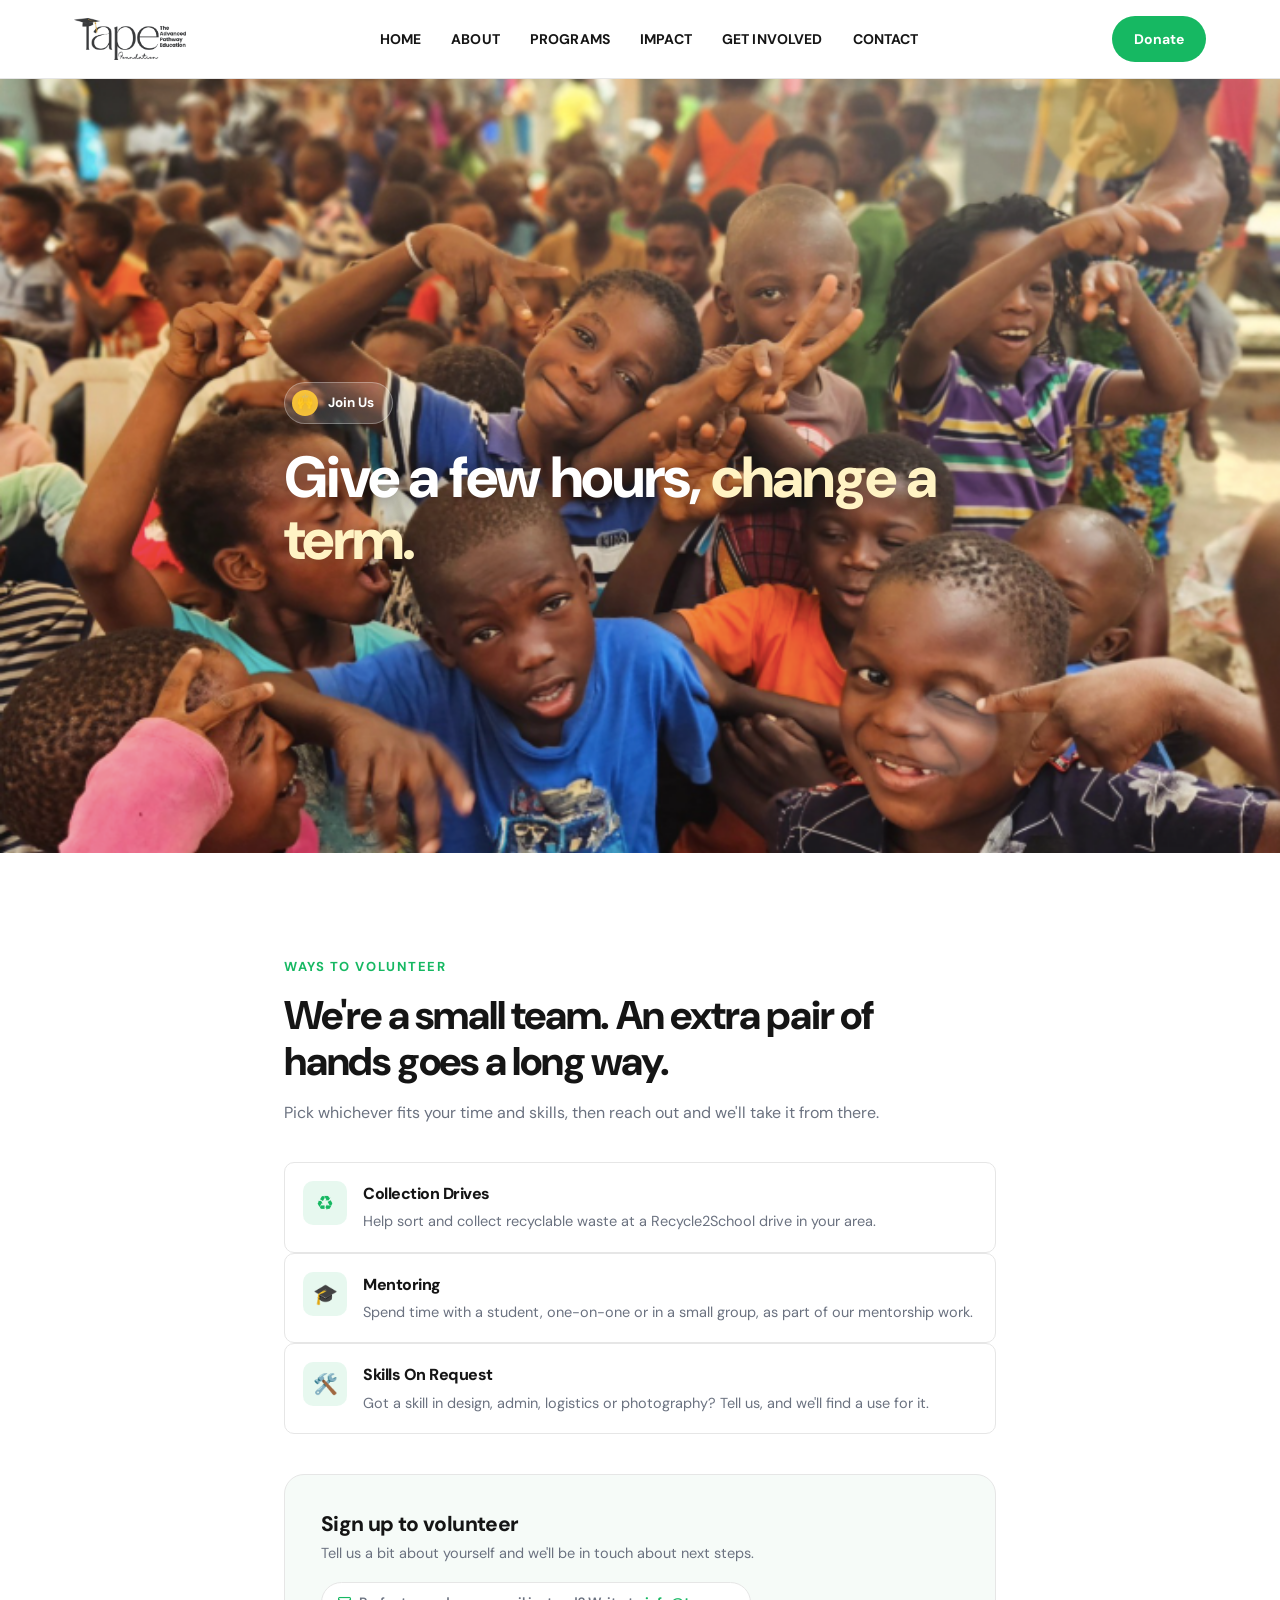
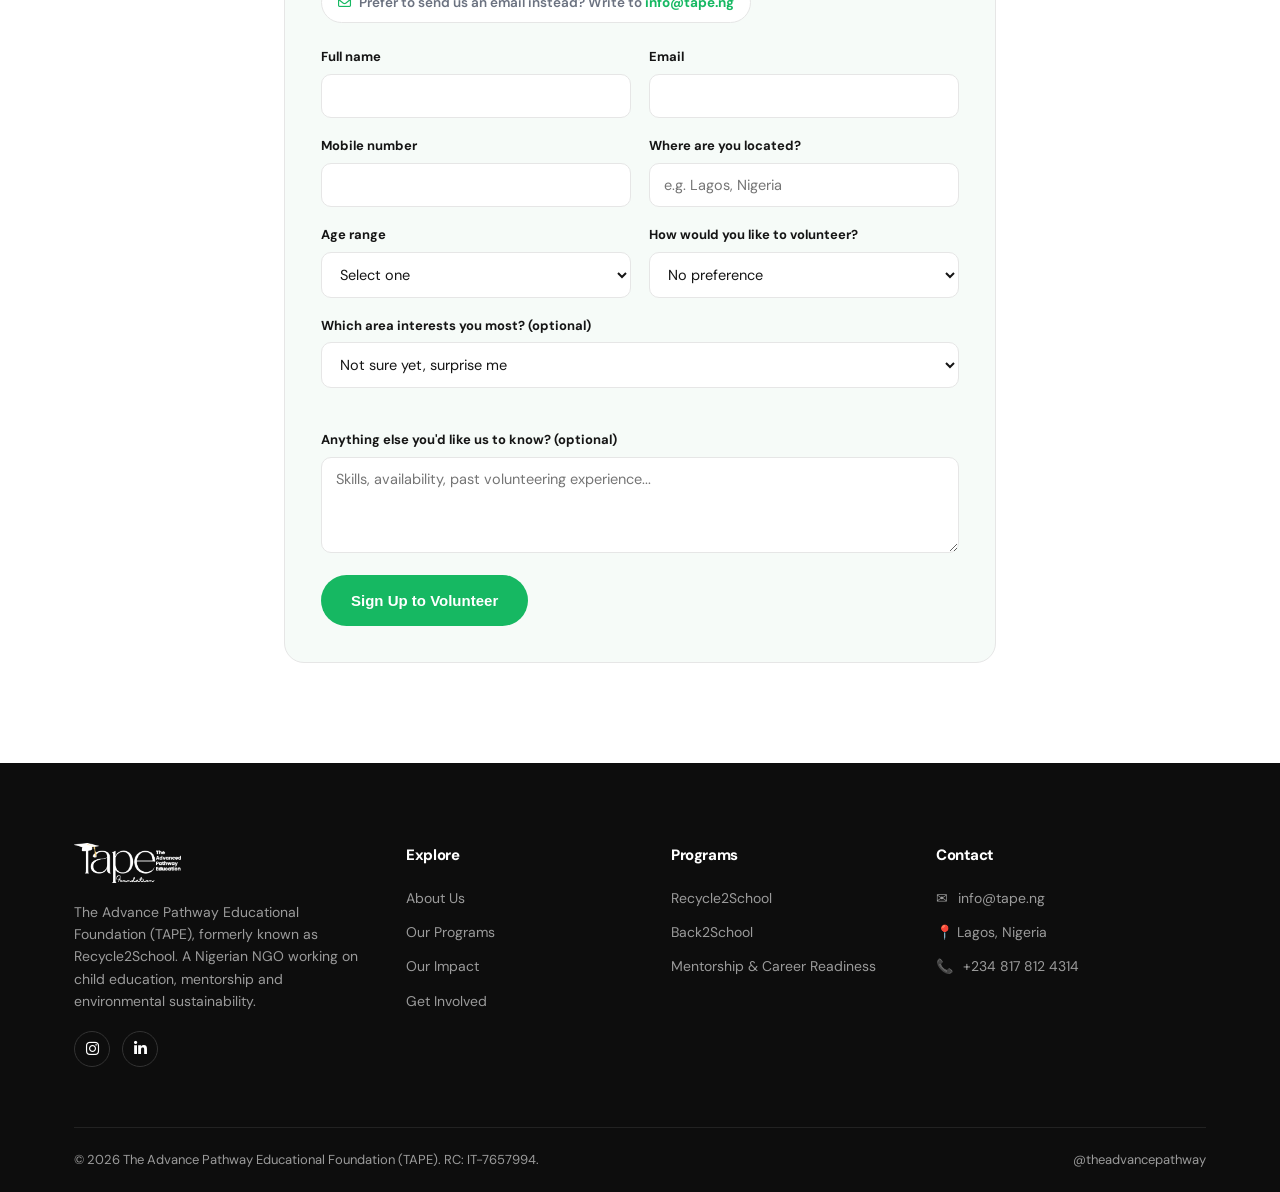
<file: volunteer.html>
<!DOCTYPE html>
<html lang="en">
<head>
<meta charset="UTF-8">
<meta name="viewport" content="width=device-width, initial-scale=1.0">
<meta name="color-scheme" content="light">
<title>Volunteer | TAPE</title>
<meta name="description" content="Volunteer with The Advance Pathway Educational Foundation (TAPE). Join a Recycle2School collection drive or mentor a student.">
<link rel="preconnect" href="https://fonts.googleapis.com">
<link rel="preconnect" href="https://fonts.gstatic.com" crossorigin>
<link href="https://fonts.googleapis.com/css2?family=DM+Sans:ital,opsz,wght@0,9..40,400;0,9..40,500;0,9..40,600;0,9..40,700;0,9..40,800;1,9..40,400&display=swap" rel="stylesheet">
<link rel="stylesheet" href="https://cdnjs.cloudflare.com/ajax/libs/font-awesome/6.5.1/css/all.min.css">
<link rel="icon" href="favicon.ico" sizes="any">
<link rel="icon" href="favicon-32.png" type="image/png" sizes="32x32">
<link rel="icon" href="favicon-16.png" type="image/png" sizes="16x16">
<link rel="apple-touch-icon" href="apple-touch-icon.png">
<link rel="stylesheet" href="css/style.css">
</head>
<body>

<!-- Header -->
<header class="site-header">
  <div class="container">
    <a href="index.html" class="logo">
      <img src="images/logo.png" alt="TAPE — The Advance Pathway Educational Foundation" class="site-logo">
    </a>

    <nav class="main-nav" id="mainNav">
      <ul>
        <li><a href="index.html">Home</a></li>
        <li><a href="index.html#about">About</a></li>
        <li><a href="index.html#programs">Programs</a></li>
        <li><a href="impact.html">Impact</a></li>
        <li class="has-dropdown">
          <a href="#">Get Involved</a>
          <ul class="sub-menu">
            <li><a href="donate.html">Donate</a></li>
            <li><a href="volunteer.html">Volunteer</a></li>
            <li><a href="partner.html">Partner With Us</a></li>
          </ul>
        </li>
        <li><a href="contact.html">Contact</a></li>
      </ul>
    </nav>

    <div class="header-cta">
      <a href="donate.html" class="btn btn-primary btn-sm">Donate</a>
      <button class="nav-toggle" id="navToggle" aria-label="Toggle menu">
        <span></span><span></span><span></span>
      </button>
    </div>
  </div>
</header>

<!-- Page hero -->
<section class="hero" style="--hero-photo:url('/images/event-celebration.png');">
  <div class="hero-blob b1" aria-hidden="true"></div>
  <div class="hero-blob b2" aria-hidden="true"></div>
  <div class="container hero-inner">
    <div class="hero-stat-pill"><span class="dot">🙌</span> Join Us</div>
    <h1>Give a few hours, <span>change a term.</span></h1>
  </div>
</section>

<!-- Volunteer content -->
<section class="about">
  <div class="container" style="display:block; max-width:760px;">
    <div class="section-head left" data-reveal style="margin-bottom:36px;">
      <div class="eyebrow">Ways To Volunteer</div>
      <h2>We're a small team. An extra pair of hands goes a long way.</h2>
      <p>Pick whichever fits your time and skills, then reach out and we'll take it from there.</p>
    </div>

    <div class="pillars" data-reveal-group>
      <div class="pillar-row">
        <div class="ic">♻</div>
        <div>
          <h4>Collection Drives</h4>
          <p>Help sort and collect recyclable waste at a Recycle2School drive in your area.</p>
        </div>
      </div>
      <div class="pillar-row">
        <div class="ic">🎓</div>
        <div>
          <h4>Mentoring</h4>
          <p>Spend time with a student, one-on-one or in a small group, as part of our mentorship work.</p>
        </div>
      </div>
      <div class="pillar-row">
        <div class="ic">🛠️</div>
        <div>
          <h4>Skills On Request</h4>
          <p>Got a skill in design, admin, logistics or photography? Tell us, and we'll find a use for it.</p>
        </div>
      </div>
    </div>

    <div class="form-card" data-reveal>
      <div class="form-card-head">
        <div>
          <h3>Sign up to volunteer</h3>
          <p>Tell us a bit about yourself and we'll be in touch about next steps.</p>
        </div>
        <div class="form-email-note"><i class="fa-regular fa-envelope"></i><span>Prefer to send us an email instead? Write to <a href="mailto:info@tape.ng">info@tape.ng</a></span></div>
      </div>

      <form id="volunteerForm" action="https://formsubmit.co/info@tape.ng" method="POST">
        <input type="hidden" name="_subject" value="New volunteer sign-up from the TAPE website">
        <input type="hidden" name="_template" value="table">
        <input type="hidden" name="_captcha" value="false">
        <input type="text" name="_honey" style="display:none" tabindex="-1" autocomplete="off">

        <div class="form-grid">
          <div class="form-field">
            <label for="volName">Full name</label>
            <input type="text" id="volName" name="volName" required>
          </div>
          <div class="form-field">
            <label for="volEmail">Email</label>
            <input type="email" id="volEmail" name="volEmail" required>
          </div>
          <div class="form-field">
            <label for="volPhone">Mobile number</label>
            <input type="tel" id="volPhone" name="volPhone" required>
          </div>
          <div class="form-field">
            <label for="volLocation">Where are you located?</label>
            <input type="text" id="volLocation" name="volLocation" placeholder="e.g. Lagos, Nigeria" required>
          </div>
          <div class="form-field">
            <label for="volAge">Age range</label>
            <select id="volAge" name="ageRange" required>
              <option value="" disabled selected>Select one</option>
              <option value="Under 18">Under 18</option>
              <option value="18-25">18–25</option>
              <option value="26-35">26–35</option>
              <option value="Over 36">Over 36</option>
            </select>
          </div>
          <div class="form-field">
            <label for="volMode">How would you like to volunteer?</label>
            <select id="volMode" name="volunteerMode">
              <option value="" selected>No preference</option>
              <option value="On Site & In Person">On-site &amp; in person</option>
              <option value="Hybrid">Hybrid</option>
              <option value="Remote">Remote</option>
            </select>
          </div>
          <div class="form-field full">
            <label for="volDept">Which area interests you most? (optional)</label>
            <select id="volDept" name="volunteerDepartment">
              <option value="" selected>Not sure yet, surprise me</option>
              <option value="Environmental and Recycling" data-skills="Good fit if you have: environmental awareness, organisational skills, public outreach.">Environmental &amp; Recycling</option>
              <option value="Education and Outreach" data-skills="Good fit if you have: communication, teaching or tutoring, curriculum development.">Education &amp; Outreach</option>
              <option value="Fundraising and Development" data-skills="Good fit if you have: fundraising experience, networking, grant writing.">Fundraising &amp; Development</option>
              <option value="Community Engagement and Sensitization" data-skills="Good fit if you have: interpersonal skills, community organising, public speaking.">Community Engagement &amp; Sensitisation</option>
              <option value="Marketing and Communications" data-skills="Good fit if you have: digital marketing, graphic design, content creation, copywriting.">Marketing &amp; Communications</option>
              <option value="Logistics and Event Planning" data-skills="Good fit if you have: project management, organisation, attention to detail.">Logistics &amp; Event Planning</option>
              <option value="Research and Data Analysis" data-skills="Good fit if you have: research, data analysis, report writing.">Research &amp; Data Analysis</option>
              <option value="Volunteer Coordination" data-skills="Good fit if you have: leadership, coordination, people management.">Volunteer Coordination</option>
            </select>
            <p class="field-help" id="volDeptHelp"></p>
          </div>
          <div class="form-field full">
            <label for="volMessage">Anything else you'd like us to know? (optional)</label>
            <textarea id="volMessage" name="volMessage" placeholder="Skills, availability, past volunteering experience..."></textarea>
          </div>
        </div>

        <div class="form-actions">
          <button type="submit" class="btn btn-primary" id="volunteerFormSubmit">Sign Up to Volunteer</button>
          <span class="form-status form-status-error" id="volunteerFormError" hidden>Something went wrong. Please try again, or email us directly.</span>
        </div>
      </form>

      <div class="form-success" id="volunteerFormSuccess" hidden>
        <div class="form-success-icon">✓</div>
        <h3>Thank you!</h3>
        <p>We've got your details. We'll get back to you within 24 hours.</p>
      </div>
    </div>
  </div>
</section>

<!-- Footer -->
<footer class="site-footer">
  <div class="container">
    <div class="footer-grid">
      <div class="footer-col">
        <div class="footer-logo">
          <img src="images/logo-white.png" alt="TAPE — The Advance Pathway Educational Foundation" class="footer-logo-img">
        </div>
        <p>The Advance Pathway Educational Foundation (TAPE), formerly known as Recycle2School. A Nigerian NGO working on child education, mentorship and environmental sustainability.</p>
        <div class="footer-social">
          <a href="https://www.instagram.com/theadvancepathway/" target="_blank" rel="noopener" aria-label="Instagram"><i class="fab fa-instagram"></i></a>
          <a href="https://www.linkedin.com/company/the-advance-pathway-educational-foundation/" target="_blank" rel="noopener" aria-label="LinkedIn"><i class="fab fa-linkedin-in"></i></a>
        </div>
      </div>

      <div class="footer-col">
        <h4>Explore</h4>
        <ul>
          <li><a href="index.html#about">About Us</a></li>
          <li><a href="index.html#programs">Our Programs</a></li>
          <li><a href="impact.html">Our Impact</a></li>
          <li><a href="donate.html">Get Involved</a></li>
        </ul>
      </div>

      <div class="footer-col">
        <h4>Programs</h4>
        <ul>
          <li><a href="index.html#programs">Recycle2School</a></li>
          <li><a href="index.html#programs">Back2School</a></li>
          <li><a href="index.html#programs">Mentorship &amp; Career Readiness</a></li>
        </ul>
      </div>

      <div class="footer-col">
        <h4>Contact</h4>
        <ul class="footer-contact">
          <li>✉ <a href="mailto:info@tape.ng">info@tape.ng</a></li>
          <li>📍 Lagos, Nigeria</li>
          <li>📞 <a href="tel:+2348178124314">+234 817 812 4314</a></li>
        </ul>
      </div>
    </div>

    <div class="footer-bottom">
      <div>© <span id="year"></span> The Advance Pathway Educational Foundation (TAPE). RC: IT-7657994.</div>
      <div><a href="https://www.instagram.com/theadvancepathway/" target="_blank" rel="noopener">@theadvancepathway</a></div>
    </div>
  </div>
</footer>

<script src="js/main.js?v=8"></script>
</body>
</html>
</file>
<file: css/style.css>
/* =========================================================
   TAPE (The Advance Pathway Educational Foundation)
   Design system matched to seedfoundation.ng (Govity theme):
   DM Sans typeface, bright green + sunny yellow accents,
   full-bleed hero, "sound solution" photo+play-button
   section, illustrated pillar cards, hover dropdown nav.
   ========================================================= */

:root {
  color-scheme: light;
  --font: "DM Sans", -apple-system, BlinkMacSystemFont, "Segoe UI", sans-serif;

  --brand: #16b862;          /* primary brand accent (bright green) */
  --brand-dark: #0d8a49;
  --brand-light: #e6f9ee;
  --brand-rgb: 22, 184, 98;
  --sun: #ffc93c;            /* happy secondary accent (sunny yellow) */
  --sun-rgb: 255, 201, 60;
  --ink: #151515;            /* secondary accent / near-black */
  --ink-rgb: 21, 21, 21;

  --black: #151515;
  --gray: #6b7280;
  --gray-light: #9aa0a6;
  --bg-soft: #f6fbf8;
  --white: #ffffff;
  --border: #e6e6e6;

  --radius: 10px;
  --radius-lg: 20px;
  --shadow: 0 10px 30px rgba(21, 21, 21, 0.06);
  --shadow-lg: 0 20px 50px rgba(21, 21, 21, 0.10);
  --letter-tight: -0.03em;
  --container: 1180px;
}

* { box-sizing: border-box; }

html { scroll-behavior: smooth; }

body {
  margin: 0;
  font-family: var(--font);
  color: var(--black);
  background: var(--white);
  line-height: 1.6;
  -webkit-font-smoothing: antialiased;
}

img { max-width: 100%; display: block; }

a { color: inherit; text-decoration: none; }

ul { margin: 0; padding: 0; list-style: none; }

.container {
  max-width: var(--container);
  margin: 0 auto;
  padding: 0 24px;
}

section { position: relative; }

.eyebrow {
  display: inline-flex;
  align-items: center;
  gap: 8px;
  font-size: 13px;
  font-weight: 700;
  letter-spacing: 0.12em;
  text-transform: uppercase;
  color: var(--brand);
  margin-bottom: 14px;
}

h1, h2, h3, h4 {
  font-weight: 800;
  letter-spacing: var(--letter-tight);
  margin: 0 0 16px;
  color: var(--black);
}

h1 { font-size: clamp(34px, 5vw, 58px); line-height: 1.08; }
h2 { font-size: clamp(28px, 3.6vw, 40px); line-height: 1.15; }
h3 { font-size: 21px; line-height: 1.3; }

p { color: var(--gray); margin: 0 0 16px; }

.lead { font-size: 19px; color: var(--gray); max-width: 640px; }

.section-head { max-width: 680px; margin: 0 auto 56px; text-align: center; }
.section-head p { margin-left: auto; margin-right: auto; }
.section-head.left { margin-left: 0; max-width: 680px; text-align: left; }
.section-head.left p { margin-left: 0; }

/* Buttons */
.btn {
  display: inline-flex;
  align-items: center;
  gap: 10px;
  font-weight: 700;
  font-size: 15px;
  padding: 15px 28px;
  border-radius: 50px;
  border: 2px solid transparent;
  cursor: pointer;
  transition: all 0.25s ease;
  white-space: nowrap;
}
.btn-primary { background: var(--brand); color: var(--white); }
.btn-primary:hover { background: var(--brand-dark); transform: translateY(-2px); }
.btn-outline { border-color: var(--border); color: var(--black); background: transparent; }
.btn-outline:hover { border-color: var(--brand); color: var(--brand); }
.btn-outline-light { border-color: rgba(255,255,255,0.4); color: #fff; background: transparent; }
.btn-outline-light:hover { border-color: #fff; background: rgba(255,255,255,0.08); }
.btn-light { background: var(--bg-soft); color: var(--black); }
.btn-light:hover { background: var(--border); }
.btn-sm { padding: 10px 20px; font-size: 14px; }

/* =========================== Header =========================== */
.site-header {
  position: sticky; top: 0; z-index: 100;
  background: rgba(255,255,255,0.97);
  backdrop-filter: blur(8px);
  border-bottom: 1px solid var(--border);
}
.site-header .container {
  display: flex; align-items: center; justify-content: space-between;
  padding-top: 16px; padding-bottom: 16px;
}
.logo { display: flex; align-items: center; }
.site-logo { height: 42px; width: auto; display: block; }

.main-nav { display: flex; align-items: center; gap: 36px; }
.main-nav ul { display: flex; gap: 30px; }
.main-nav a {
  font-weight: 700; font-size: 14px; color: var(--black);
  text-transform: uppercase; letter-spacing: 0.01em;
  position: relative; padding: 6px 0;
}
.main-nav a:hover { color: var(--brand); }

.header-cta { display: flex; align-items: center; gap: 18px; }
.nav-toggle {
  display: none; flex-direction: column; gap: 5px;
  background: none; border: none; cursor: pointer; padding: 6px;
}
.nav-toggle span { width: 24px; height: 2.5px; background: var(--black); border-radius: 2px; }

/* =========================== Hero =========================== */
.hero {
  --hero-photo: none;
  background-image: var(--hero-photo);
  background-size: cover;
  background-position: center;
  min-height: 86vh;
  display: flex;
  align-items: center;
  padding: 140px 0 100px;
  overflow: hidden;
  color: #fff;
}
.hero-inner {
  position: relative; z-index: 2; max-width: 760px; animation: heroRise 0.9s ease both;
  text-shadow: 0 2px 18px rgba(0,0,0,0.45);
}
.hero-stat-pill {
  display: inline-flex; align-items: center; gap: 10px;
  background: rgba(255,255,255,0.16); border: 1px solid rgba(255,255,255,0.3);
  color: #fff; border-radius: 50px; padding: 7px 18px 7px 7px;
  font-size: 13.5px; font-weight: 700; margin-bottom: 22px;
  backdrop-filter: blur(4px);
}
.hero-stat-pill .dot {
  width: 26px; height: 26px; border-radius: 50%;
  background: var(--sun); color: #151515;
  display: flex; align-items: center; justify-content: center;
  font-size: 13px; animation: spin 7s linear infinite;
}
.hero h1 { color: #fff; margin-bottom: 20px; }
.hero h1 span { color: #fff3c4; }
.hero-actions { display: flex; gap: 16px; margin-top: 28px; flex-wrap: wrap; }
.hero-actions .btn-primary {
  background: #fff; color: var(--brand-dark);
  box-shadow: 0 10px 26px rgba(0,0,0,0.18);
}
.hero-actions .btn-primary:hover { background: #f3fff8; }

.hero-blob {
  position: absolute; border-radius: 50%; z-index: 1; filter: blur(2px);
  background: rgba(255,201,60,0.35);
}
.hero-blob.b1 { width: 140px; height: 140px; top: -40px; right: 8%; animation: floaty 7s ease-in-out infinite; }
.hero-blob.b2 { width: 90px; height: 90px; bottom: 10%; right: 22%; background: rgba(255,255,255,0.18); animation: floaty 6s ease-in-out infinite reverse; }

/* =========================== About ("Sound Solution" style) =========================== */
.about { padding: 100px 0; }
.about .container {
  display: grid; grid-template-columns: 0.9fr 1.1fr; gap: 70px; align-items: center;
}
.about-visual {
  border-radius: var(--radius-lg);
  background: var(--bg-soft);
  border: 1px solid var(--border);
  padding: 20px;
  position: relative;
}
.about-visual-inner {
  border-radius: var(--radius);
  background: linear-gradient(160deg, #eef6f1, #e4f1e8);
  height: 360px;
  display: flex; align-items: center; justify-content: center;
  color: var(--brand-dark); font-weight: 700; text-align: center; padding: 20px;
  border: 1px dashed rgba(var(--brand-rgb), 0.35);
  overflow: hidden;
}
.about-visual-inner img {
  width: 100%; height: 100%; object-fit: cover; border-radius: var(--radius);
}
.play-bubble {
  position: absolute; top: 50%; left: 50%;
  transform: translate(-50%, -50%);
  width: 76px; height: 76px; border-radius: 50%;
  background: var(--brand);
  display: flex; align-items: center; justify-content: center;
  color: #fff; font-size: 22px;
  box-shadow: 0 0 0 10px rgba(var(--brand-rgb),0.14), var(--shadow-lg);
}
.squiggle {
  position: absolute; width: 90px; height: 60px;
  top: 58%; left: 30%;
  color: var(--brand);
}
.badge-float {
  position: absolute; bottom: -22px; right: 30px;
  background: var(--white); border: 1px solid var(--border);
  border-radius: var(--radius); box-shadow: var(--shadow-lg);
  padding: 18px 22px; display: flex; gap: 14px; align-items: center;
}
.badge-float .num { font-size: 26px; font-weight: 800; color: var(--brand); }
.badge-float .lbl { font-size: 12.5px; color: var(--gray); font-weight: 600; max-width: 120px; }

.about-right .pillars { display: grid; gap: 18px; margin-top: 28px; }
.pillar-row {
  display: flex; gap: 16px; padding: 18px; border: 1px solid var(--border);
  border-radius: var(--radius); transition: all 0.2s ease;
}
.pillar-row > div:last-child { min-width: 0; flex: 1; }
.pillar-row:hover { border-color: var(--brand); box-shadow: var(--shadow); }
.pillar-row .ic {
  width: 44px; height: 44px; border-radius: 10px; flex-shrink: 0;
  background: rgba(var(--brand-rgb), 0.1); color: var(--brand);
  display: flex; align-items: center; justify-content: center; font-size: 20px;
}
.pillar-row h4 { margin-bottom: 4px; font-size: 16px; }
.pillar-row p { margin: 0; font-size: 14.5px; }

/* =========================== Programs ("How We Work" style) =========================== */
.programs { padding: 100px 0; background: var(--bg-soft); }
.program-grid { display: grid; grid-template-columns: repeat(3, 1fr); gap: 28px; }
.program-card {
  background: var(--brand); color: #fff;
  border-radius: var(--radius-lg);
  padding: 36px 30px;
  transition: all 0.25s ease; position: relative; overflow: hidden;
}
.program-card:nth-child(2) { background: var(--ink); }
.program-card:nth-child(3) { background: var(--brand-dark); }
.program-card:hover { transform: translateY(-6px); box-shadow: var(--shadow-lg); }
.program-card .num { font-size: 12.5px; font-weight: 800; color: rgba(255,255,255,0.65); letter-spacing: 0.1em; }
.program-card h3, .program-card p { color: #fff; }
.program-card p { color: rgba(255,255,255,0.82); }
.program-icon {
  width: 58px; height: 58px; border-radius: 16px;
  background: rgba(255,255,255,0.18); color: #fff;
  display: flex; align-items: center; justify-content: center;
  font-size: 26px; margin: 16px 0 20px;
}
.program-card ul { margin-top: 16px; display: grid; gap: 8px; }
.program-card ul li { font-size: 14px; color: rgba(255,255,255,0.85); display: flex; gap: 8px; align-items: flex-start; }
.program-card ul li::before { content: "✓"; color: #fff; font-weight: 800; }
.program-card a.btn { margin-top: 22px; }

/* =========================== Gallery carousel =========================== */
.gallery { padding: 90px 0; background: var(--bg-soft); }
.gallery-carousel { position: relative; }
.gallery-track {
  display: flex; gap: 20px; overflow-x: auto; scroll-behavior: smooth;
  scroll-snap-type: x mandatory; -webkit-overflow-scrolling: touch;
  padding: 4px 2px 10px;
}
.gallery-track::-webkit-scrollbar { display: none; }
.gallery-track { scrollbar-width: none; }
.gallery-track figure {
  flex: 0 0 auto; width: min(280px, 72vw);
  margin: 0; border-radius: var(--radius); overflow: hidden;
  aspect-ratio: 3 / 4; position: relative; box-shadow: var(--shadow);
  scroll-snap-align: center;
}
.gallery-track img,
.gallery-track video {
  width: 100%; height: 100%; object-fit: cover; display: block;
}
.gallery-track .gallery-video { background: #000; }

.carousel-btn {
  position: absolute; top: 50%; transform: translateY(-50%);
  width: 44px; height: 44px; border-radius: 50%; z-index: 5;
  background: var(--white); border: 1px solid var(--border); box-shadow: var(--shadow);
  color: var(--brand); font-size: 15px; cursor: pointer;
  display: flex; align-items: center; justify-content: center;
  transition: all 0.2s ease;
}
.carousel-btn:hover { background: var(--brand); color: #fff; border-color: var(--brand); }
.carousel-btn.prev { left: -8px; }
.carousel-btn.next { right: -8px; }

.carousel-dots { display: flex; justify-content: center; gap: 8px; margin-top: 24px; }
.carousel-dot {
  width: 8px; height: 8px; border-radius: 50%; border: none; padding: 0;
  background: var(--border); cursor: pointer; transition: all 0.2s ease;
}
.carousel-dot.active { background: var(--brand); width: 22px; border-radius: 4px; }

@media (max-width: 860px) {
  .carousel-btn { display: none; }
}

/* =========================== Impact stats =========================== */
.impact { padding: 100px 0; background: var(--white); }
.impact-grid {
  display: grid; grid-template-columns: repeat(4, 1fr);
  text-align: center; max-width: 920px; margin: 0 auto;
}
.impact-card {
  padding: 0 20px; position: relative;
}
.impact-card::before {
  content: ""; position: absolute; left: 0; top: 10%; bottom: 10%; width: 1px;
  background: var(--border);
}
.impact-card:first-child::before { display: none; }
.impact-card .num {
  font-size: clamp(30px, 4vw, 44px); font-weight: 800; color: var(--brand);
  letter-spacing: var(--letter-tight); line-height: 1.1;
}
.impact-card .lbl {
  font-size: 13px; color: var(--gray); font-weight: 600; margin-top: 10px;
  text-transform: uppercase; letter-spacing: 0.04em;
}

@media (max-width: 720px) {
  .impact-grid { grid-template-columns: 1fr 1fr; row-gap: 40px; }
  .impact-card:nth-child(3)::before { display: none; }
}
@media (max-width: 440px) {
  .impact-grid { grid-template-columns: 1fr; row-gap: 32px; }
  .impact-card::before { display: none !important; }
}

/* =========================== Footer =========================== */
.site-footer { background: #0d0d0d; color: #9b9b9b; padding: 80px 0 0; }
.footer-grid {
  display: grid; grid-template-columns: 1.3fr 1fr 1fr 1.2fr; gap: 40px; padding-bottom: 60px;
  border-bottom: 1px solid #222;
}
.footer-col h4 { color: #fff; font-size: 15px; margin-bottom: 20px; }
.footer-col p, .footer-col li { font-size: 14px; color: #9b9b9b; }
.footer-col ul { display: grid; gap: 12px; }
.footer-col a:hover { color: var(--brand); }
.footer-logo { display: flex; align-items: center; margin-bottom: 18px; }
.footer-logo-img { height: 40px; width: auto; display: block; }
.footer-contact li { display: flex; gap: 10px; align-items: flex-start; }
.footer-social { display: flex; gap: 12px; margin-top: 18px; }
.footer-social a {
  width: 36px; height: 36px; border-radius: 50%; border: 1px solid #333;
  display: flex; align-items: center; justify-content: center; transition: all 0.2s ease;
  font-size: 15px; color: #fff;
}
.footer-social a:hover { background: var(--brand); border-color: var(--brand); color: #fff; }
.footer-bottom {
  padding: 22px 0; display: flex; justify-content: space-between; align-items: center;
  flex-wrap: wrap; gap: 10px; font-size: 13px;
}
.footer-bottom a:hover { color: var(--brand); }

/* =========================== Contact section =========================== */
.contact-section { padding: 100px 0; background: var(--bg-soft); }
.contact-grid { display: grid; grid-template-columns: 1fr 1fr; gap: 56px; align-items: start; }

.contact-cards { display: grid; gap: 16px; margin-top: 30px; }
.contact-card {
  display: flex; align-items: center; gap: 16px;
  background: var(--white); border: 1px solid var(--border); border-radius: var(--radius-lg);
  padding: 18px 20px; transition: all 0.2s ease;
}
.contact-card:hover { border-color: var(--brand); box-shadow: var(--shadow); transform: translateY(-2px); }
.contact-card-icon {
  width: 50px; height: 50px; border-radius: 14px; flex-shrink: 0;
  background: var(--brand); color: #fff;
  display: flex; align-items: center; justify-content: center; font-size: 19px;
}
.contact-card-label { display: block; font-size: 12.5px; color: var(--gray); font-weight: 600; }
.contact-card-value { display: block; font-size: 17px; color: var(--black); margin-top: 2px; }

.form-card-compact { margin-top: 0; padding: 32px; }
.form-card-compact h3 { margin-bottom: 18px; }

@media (max-width: 1024px) {
  .contact-grid { grid-template-columns: 1fr; }
}
@media (max-width: 640px) {
  .contact-cards { grid-template-columns: 1fr; }
}

/* =========================== Inline form card =========================== */
.form-card {
  margin-top: 40px;
  background: var(--bg-soft);
  border: 1px solid var(--border);
  border-radius: var(--radius-lg);
  padding: 36px;
}
.form-card-head { display: flex; align-items: center; justify-content: space-between; gap: 16px; flex-wrap: wrap; margin-bottom: 24px; }
.form-card-head h3 { margin: 0 0 4px; }
.form-card-head p { margin: 0; font-size: 14.5px; }
.form-email-note {
  display: flex; align-items: center; gap: 8px;
  font-size: 13.5px; color: var(--gray); font-weight: 600;
  background: var(--white); border: 1px solid var(--border);
  border-radius: 50px; padding: 9px 16px;
}
.form-email-note i { color: var(--brand); font-size: 13px; }
.form-email-note a { color: var(--brand); font-weight: 700; }

.form-grid { display: grid; grid-template-columns: 1fr 1fr; gap: 18px; }
.form-field { display: flex; flex-direction: column; gap: 6px; }
.form-field.full { grid-column: 1 / -1; }
.form-field label { font-size: 13px; font-weight: 700; color: var(--black); }
.form-field input,
.form-field select,
.form-field textarea {
  font-family: var(--font); font-size: 14.5px; color: var(--black);
  background: var(--white); border: 1px solid var(--border); border-radius: var(--radius);
  padding: 12px 14px; transition: border-color 0.2s ease, box-shadow 0.2s ease;
}
.form-field textarea { resize: vertical; min-height: 96px; }
.field-help {
  margin: 0; font-size: 12.5px; color: var(--brand-dark); font-weight: 600;
  min-height: 1.4em;
}

/* =========================== Bank details card =========================== */
.bank-details {
  margin-top: 10px; background: var(--white); border: 1px solid var(--border);
  border-radius: var(--radius); overflow: hidden;
}
.bank-row {
  display: flex; align-items: center; justify-content: space-between;
  gap: 8px 12px; padding: 12px 16px; flex-wrap: wrap;
}
.bank-row + .bank-row { border-top: 1px solid var(--border); }
.bank-row .bank-label { font-size: 12.5px; color: var(--gray); font-weight: 600; }
.bank-row .bank-value { font-size: 15px; color: var(--black); font-weight: 700; letter-spacing: 0.01em; }
.bank-copy-btn {
  display: inline-flex; align-items: center; gap: 6px;
  font-family: var(--font); font-size: 12.5px; font-weight: 700;
  color: var(--brand); background: rgba(var(--brand-rgb), 0.1);
  border: none; border-radius: 20px; padding: 6px 12px; cursor: pointer;
  transition: background 0.2s ease;
}
.bank-copy-btn:hover { background: rgba(var(--brand-rgb), 0.18); }
.bank-copy-btn.copied { background: var(--brand); color: #fff; }
.form-field input:focus,
.form-field select:focus,
.form-field textarea:focus {
  outline: none; border-color: var(--brand);
  box-shadow: 0 0 0 3px rgba(var(--brand-rgb), 0.15);
}
.form-actions { margin-top: 22px; display: flex; align-items: center; gap: 16px; flex-wrap: wrap; }
.form-status { font-size: 13.5px; font-weight: 600; }
.form-status-error { color: #c0392b; }
.form-status[hidden] { display: none; }

.btn[disabled] { opacity: 0.65; cursor: not-allowed; transform: none !important; }

#otherTypeField {
  overflow: hidden;
  animation: fieldIn 0.3s ease both;
}
@keyframes fieldIn {
  from { opacity: 0; transform: translateY(-8px); max-height: 0; }
  to { opacity: 1; transform: translateY(0); max-height: 100px; }
}

.form-success {
  text-align: center; padding: 30px 10px 6px;
  animation: fieldIn 0.4s ease both;
}
.form-success-icon {
  width: 56px; height: 56px; margin: 0 auto 16px;
  border-radius: 50%; background: rgba(var(--brand-rgb), 0.12); color: var(--brand);
  display: flex; align-items: center; justify-content: center;
  font-size: 26px; font-weight: 800;
}
.form-success h3 { margin-bottom: 8px; }
.form-success p { margin: 0; }

.placeholder-tag {
  display: inline-block; margin-top: 16px; font-size: 12px; font-weight: 700;
  color: var(--gray); background: var(--bg-soft); border: 1px dashed var(--border);
  border-radius: 20px; padding: 6px 14px;
}

@media (max-width: 640px) {
  .form-grid { grid-template-columns: 1fr; }
  .form-card { padding: 26px 20px; }
  .form-card-head { flex-direction: column; align-items: flex-start; }
  .form-email-note { border-radius: var(--radius); align-items: flex-start; }
}

/* =========================== Dropdown nav =========================== */
.main-nav ul li.has-dropdown { position: relative; }

/* Hover-fade dropdown only exists on desktop widths. Scoping it here
   (instead of relying on the mobile block to out-specify it) avoids
   its higher-specificity :hover rule hijacking the mobile submenu. */
@media (min-width: 861px) {
  .main-nav .sub-menu {
    display: block;
    position: absolute; top: 100%; left: 50%; transform: translate(-50%, 8px) scaleY(0.9);
    min-width: 220px; background: #fff; border-radius: var(--radius);
    box-shadow: var(--shadow-lg); padding: 10px; margin-top: 14px;
    opacity: 0; visibility: hidden; transform-origin: top center;
    transition: opacity 0.25s ease, transform 0.25s ease, visibility 0.25s ease;
    z-index: 50;
  }
  .main-nav ul li.has-dropdown:hover > .sub-menu {
    opacity: 1; visibility: visible; transform: translate(-50%, 0) scaleY(1);
  }
}
.main-nav .sub-menu li { width: 100%; }
.main-nav .sub-menu li a {
  display: block; padding: 10px 14px; border-radius: 8px;
  font-size: 13.5px; text-transform: none; font-weight: 600;
  color: var(--black);
}
.main-nav .sub-menu li a:hover { background: var(--brand-light); color: var(--brand-dark); }
.main-nav .sub-menu li + li { margin-top: 2px; }

/* Mobile: dropdown becomes a static nested list */
@media (max-width: 860px) {
  .main-nav .sub-menu {
    position: static; opacity: 1; visibility: visible; transform: none;
    box-shadow: none; margin: 0 0 0 14px; padding: 0;
    display: block; max-height: 0; overflow: hidden;
    transition: none;
  }
  .main-nav ul li.has-dropdown.open-sub > .sub-menu {
    max-height: 300px; margin: 6px 0 6px 14px;
  }
  .main-nav .sub-menu li a { padding: 8px 0; border-bottom: none; }
}

/* =========================== Animation =========================== */
@keyframes heroRise {
  from { opacity: 0; transform: translateY(26px); }
  to { opacity: 1; transform: translateY(0); }
}
@keyframes floaty {
  0%, 100% { transform: translateY(0) rotate(0deg); }
  50% { transform: translateY(-14px) rotate(6deg); }
}
@keyframes spin {
  from { transform: rotate(0deg); }
  to { transform: rotate(360deg); }
}
@keyframes popIn {
  0% { transform: translate(-50%,-50%) scale(0.85); }
  50% { transform: translate(-50%,-50%) scale(1.06); }
  100% { transform: translate(-50%,-50%) scale(1); }
}

.play-bubble { animation: pulseRing 2.4s ease-out infinite; }
@keyframes pulseRing {
  0% { box-shadow: 0 0 0 0 rgba(var(--brand-rgb), 0.35), var(--shadow-lg); }
  70% { box-shadow: 0 0 0 18px rgba(var(--brand-rgb), 0), var(--shadow-lg); }
  100% { box-shadow: 0 0 0 0 rgba(var(--brand-rgb), 0), var(--shadow-lg); }
}

.squiggle path { stroke-dasharray: 140; stroke-dashoffset: 140; transition: stroke-dashoffset 1.1s ease 0.2s; }
.about-visual.in-view .squiggle path { stroke-dashoffset: 0; }

[data-reveal] { opacity: 0; transform: translateY(22px); transition: opacity 0.6s ease, transform 0.6s ease; }
[data-reveal].in-view { opacity: 1; transform: translateY(0); }
[data-reveal-group] > * { opacity: 0; transform: translateY(22px); transition: opacity 0.55s ease, transform 0.55s ease; }
[data-reveal-group].in-view > * { opacity: 1; transform: translateY(0); }
[data-reveal-group].in-view > *:nth-child(2) { transition-delay: 0.1s; }
[data-reveal-group].in-view > *:nth-child(3) { transition-delay: 0.2s; }
[data-reveal-group].in-view > *:nth-child(4) { transition-delay: 0.3s; }

.btn-primary, .btn-outline, .btn-outline-light, .btn-light { transition: all 0.25s ease, transform 0.15s ease; }
.btn:active { transform: scale(0.97); }

/* =========================== Responsive =========================== */
@media (max-width: 1024px) {
  .about .container { grid-template-columns: 1fr; }
  .program-grid, .involved-grid { grid-template-columns: 1fr 1fr; }
  .impact-grid { grid-template-columns: 1fr 1fr; }
  .how-steps { grid-template-columns: 1fr 1fr; }
  .footer-grid { grid-template-columns: 1fr 1fr; }
}

@media (max-width: 860px) {
  .main-nav > ul { display: none; }
  .nav-toggle { display: flex; }
  .main-nav.open > ul {
    display: flex; flex-direction: column; gap: 0;
    position: absolute; top: 72px; left: 0; right: 0;
    background: #fff; border-bottom: 1px solid var(--border);
    padding: 10px 24px 20px;
    max-height: calc(100vh - 90px); overflow-y: auto;
  }
  .main-nav.open > ul > li > a { display: block; padding: 12px 0; border-bottom: 1px solid var(--border); }
}

@media (max-width: 640px) {
  .program-grid, .involved-grid, .impact-grid, .how-steps, .footer-grid { grid-template-columns: 1fr; }
  .hero-actions { justify-content: flex-start; }
  .testimonial-box { padding: 36px 24px; }
  .badge-float { right: 10px; }

  .site-logo { height: 32px; }
  .site-header .container { padding-top: 12px; padding-bottom: 12px; }
  .header-cta { gap: 10px; }
}

@media (max-width: 400px) {
  .header-cta .btn-sm { padding: 9px 14px; font-size: 13px; }
}
</file>
